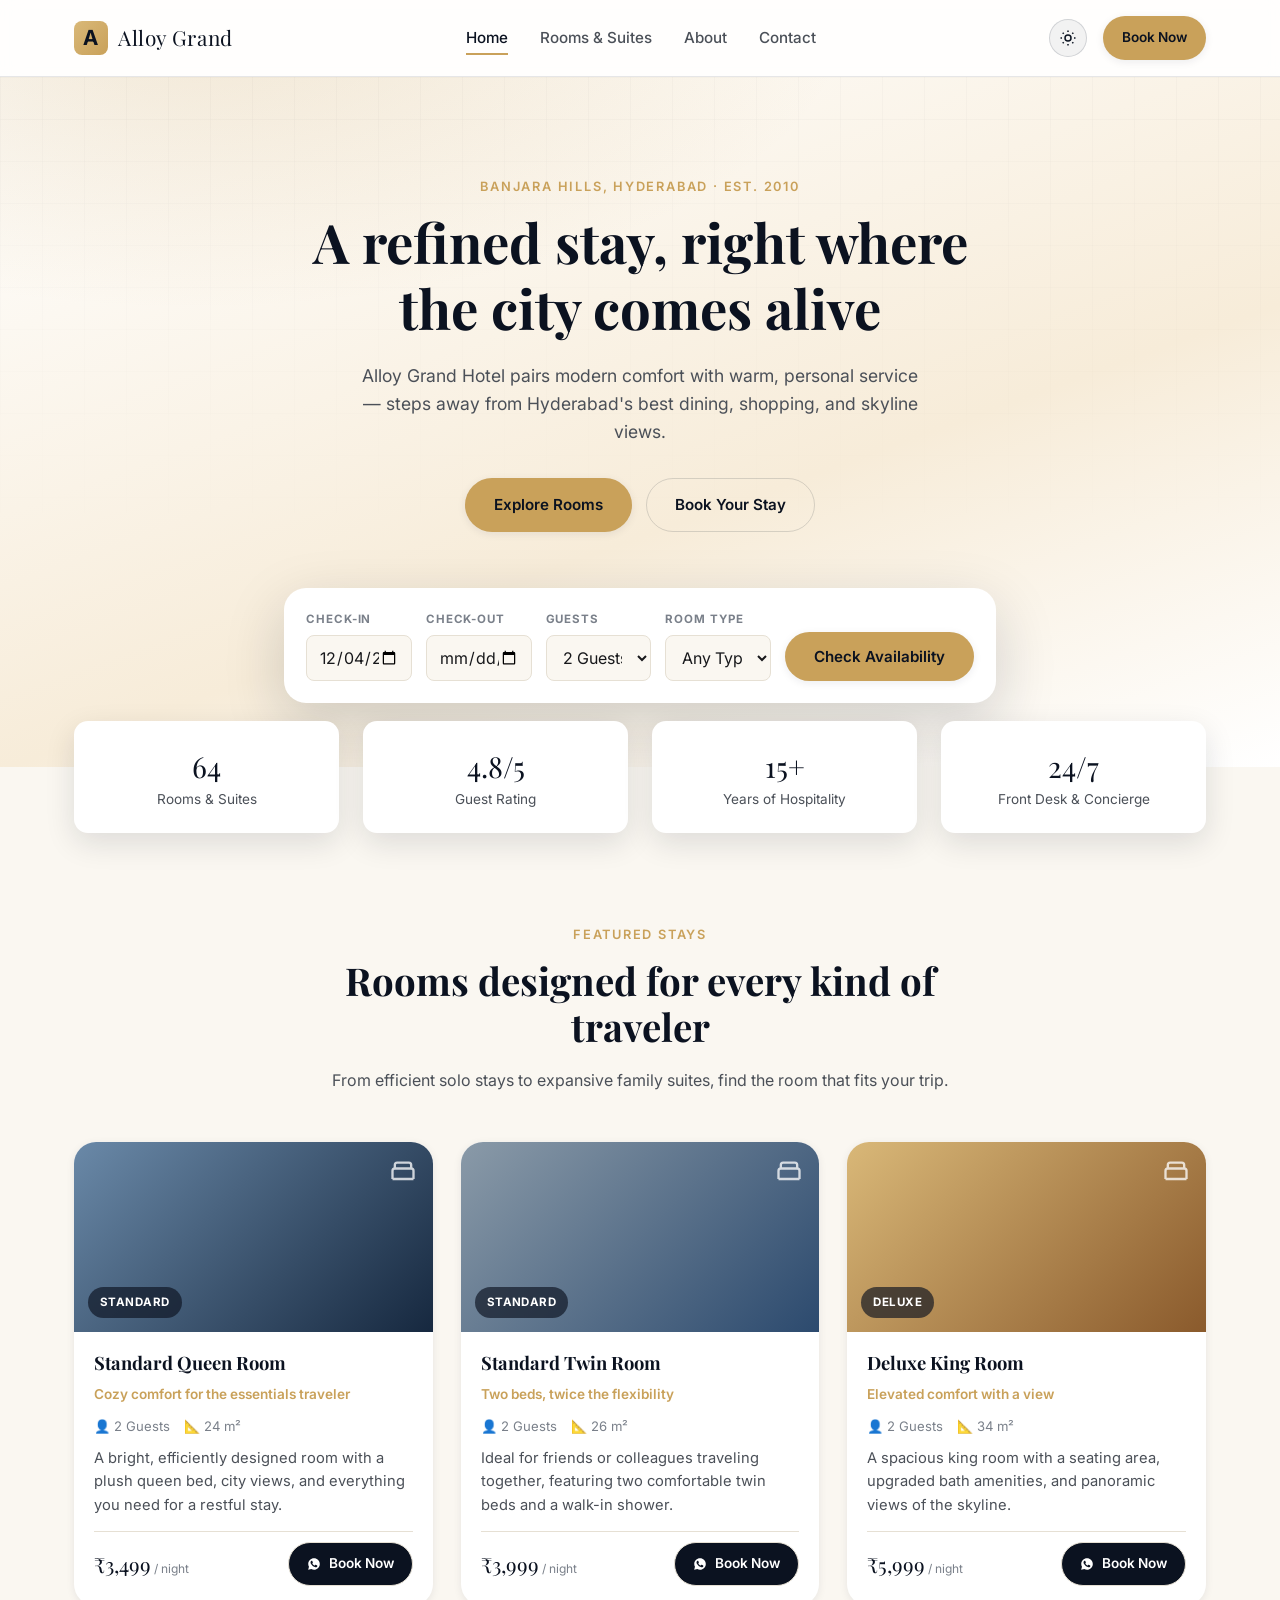
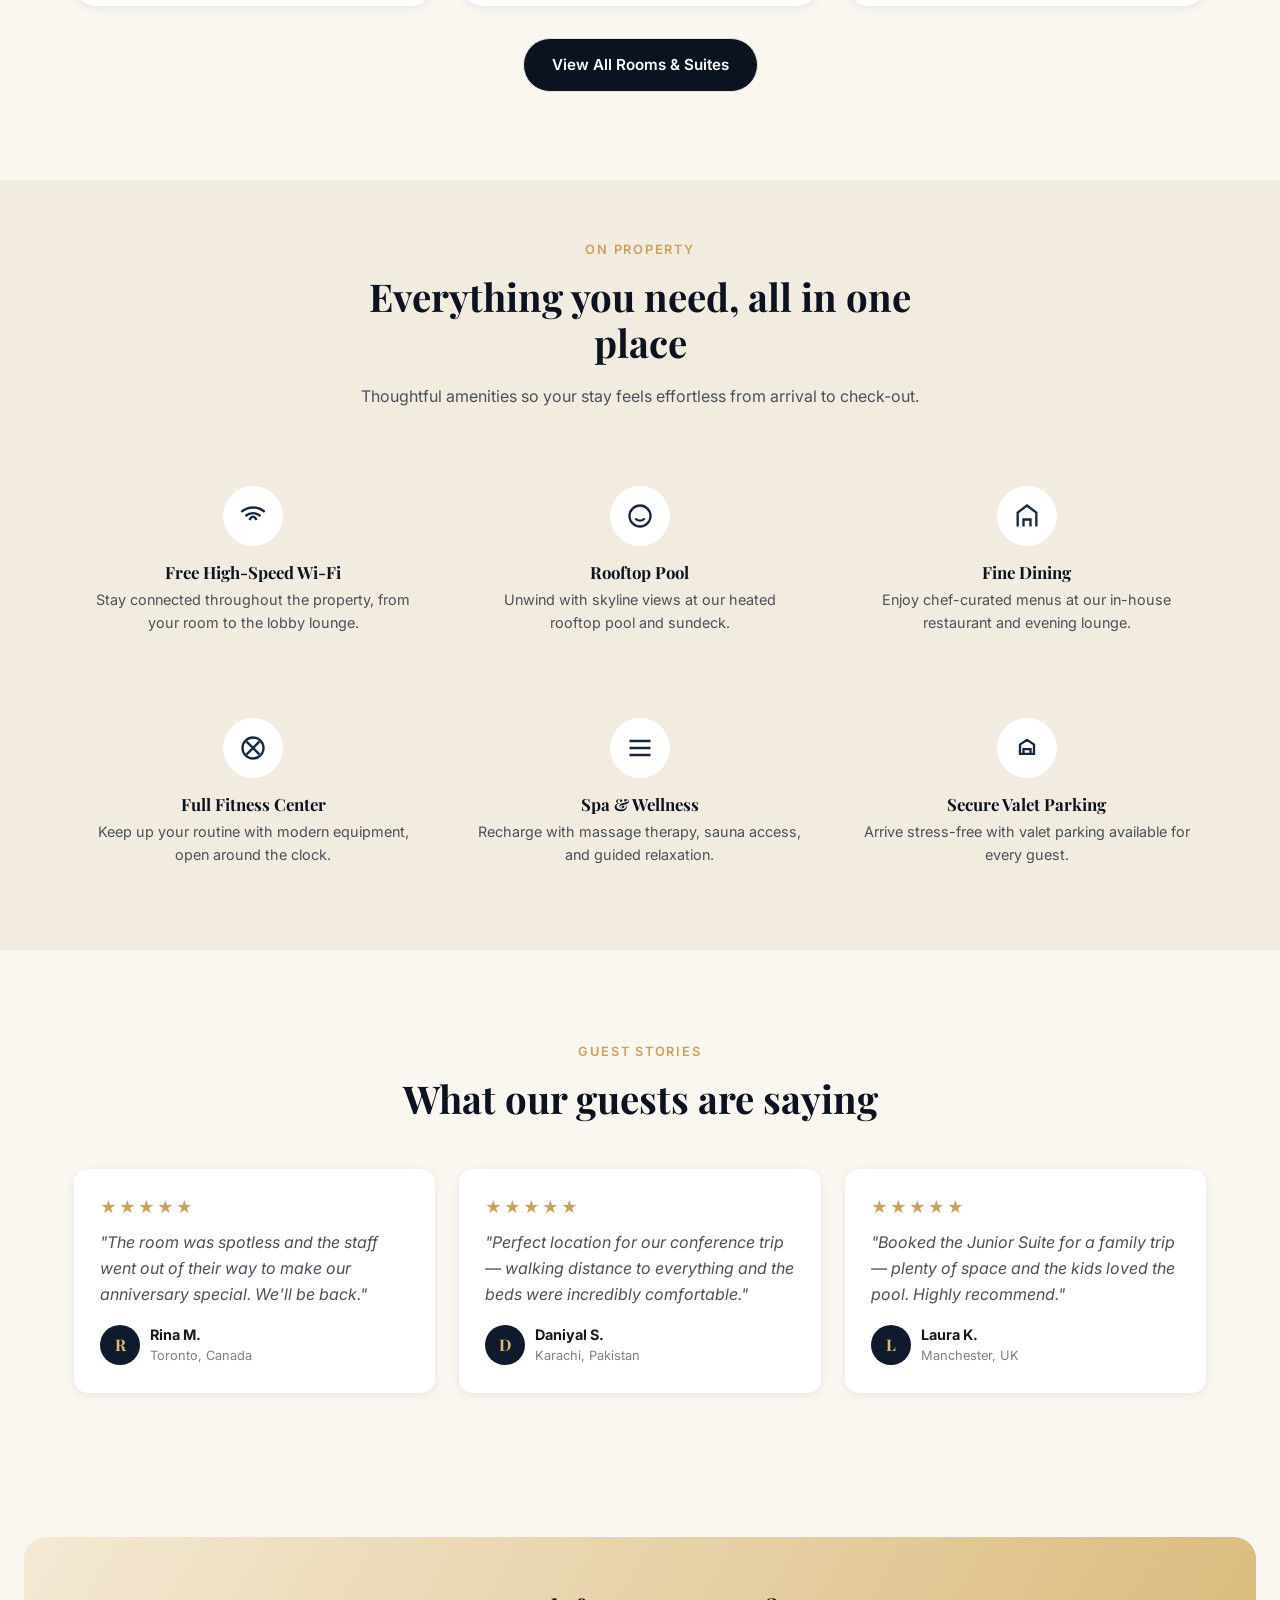
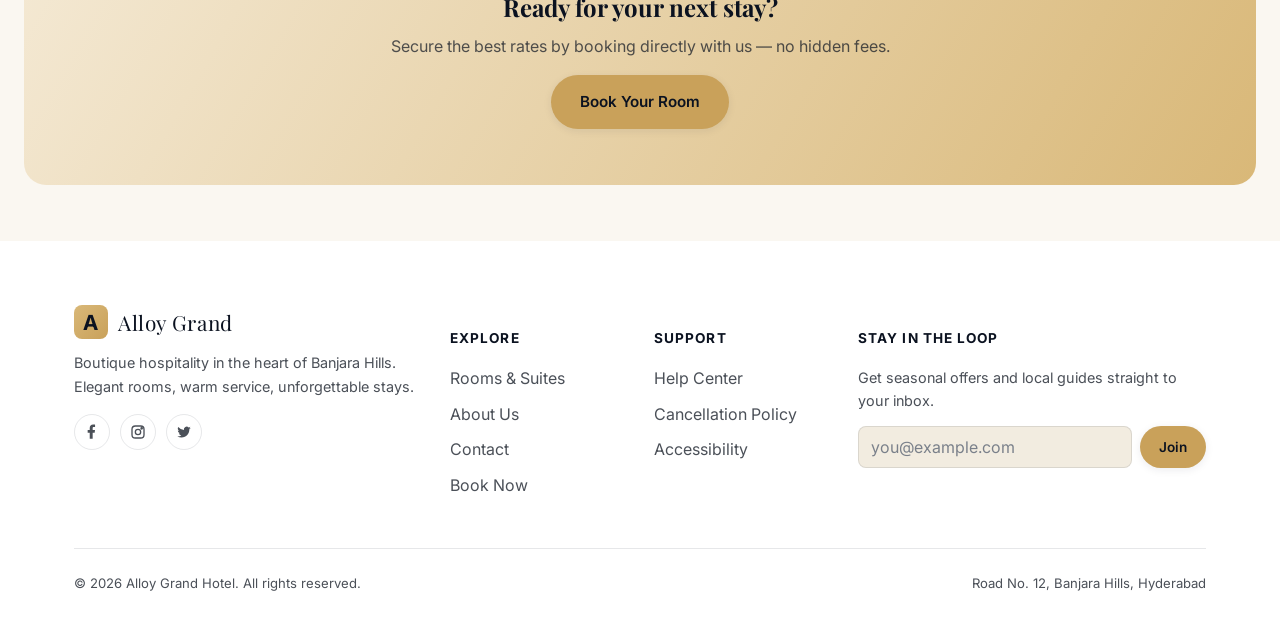
<file: index.html>
<!DOCTYPE html>
<html lang="en">
<head>
<meta charset="UTF-8" />
<meta name="viewport" content="width=device-width, initial-scale=1.0" />
<script>
(function () {
  try {
    var stored = localStorage.getItem("theme");
    var theme = stored || (window.matchMedia && window.matchMedia("(prefers-color-scheme: dark)").matches ? "dark" : "light");
    document.documentElement.setAttribute("data-theme", theme);
  } catch (e) {}
})();
</script>
<title>Alloy Grand Hotel — Boutique Comfort in the Heart of the City</title>
<meta name="description" content="Book your stay at Alloy Grand Hotel. Elegant rooms and suites, warm hospitality, and a prime Banjara Hills location in Hyderabad." />
<link rel="icon" href="data:image/svg+xml,<svg xmlns=%22http://www.w3.org/2000/svg%22 viewBox=%220 0 100 100%22><rect width=%22100%22 height=%22100%22 rx=%2220%22 fill=%22%230f1b2d%22/><text x=%2250%25%22 y=%2258%25%22 font-size=%2255%22 fill=%22%23c9a15a%22 text-anchor=%22middle%22 font-family=%22Georgia,serif%22>A</text></svg>" />
<link rel="preconnect" href="https://fonts.googleapis.com" />
<link rel="preconnect" href="https://fonts.gstatic.com" crossorigin />
<link href="https://fonts.googleapis.com/css2?family=Playfair+Display:wght@600;700&family=Inter:wght@400;500;600;700&display=swap" rel="stylesheet" />
<link rel="stylesheet" href="css/style.css" />
</head>
<body data-page="home">

<header class="site-header">
  <nav class="nav">
    <a href="/" class="brand"><span class="mark">A</span> <span data-cfg="shortName">Alloy Grand</span></a>
    <ul class="nav-links">
      <li><a href="/" data-page="home">Home</a></li>
      <li><a href="rooms" data-page="rooms">Rooms &amp; Suites</a></li>
      <li><a href="about" data-page="about">About</a></li>
      <li><a href="contact" data-page="contact">Contact</a></li>
    </ul>
    <div class="nav-actions">
      <button class="theme-toggle" id="theme-toggle" type="button" aria-label="Toggle dark mode">
        <svg class="icon-sun" viewBox="0 0 24 24" fill="none" stroke="currentColor" stroke-width="2"><circle cx="12" cy="12" r="4"/><path d="M12 2v2M12 20v2M4.9 4.9l1.4 1.4M17.7 17.7l1.4 1.4M2 12h2M20 12h2M4.9 19.1l1.4-1.4M17.7 6.3l1.4-1.4"/></svg>
        <svg class="icon-moon" viewBox="0 0 24 24" fill="none" stroke="currentColor" stroke-width="2"><path d="M21 12.8A9 9 0 1 1 11.2 3a7 7 0 0 0 9.8 9.8Z"/></svg>
      </button>
      <a href="booking" class="btn btn-primary btn-sm">Book Now</a>
      <button class="nav-toggle" aria-label="Toggle menu" aria-expanded="false">
        <svg viewBox="0 0 24 24" fill="none" stroke="currentColor" stroke-width="2"><path d="M3 6h18M3 12h18M3 18h18"/></svg>
      </button>
    </div>
  </nav>
</header>

<section class="hero">
  <div class="container hero-inner">
    <span class="eyebrow">Banjara Hills, Hyderabad · Est. 2010</span>
    <h1>A refined stay, right where the city comes alive</h1>
    <p class="lead">Alloy Grand Hotel pairs modern comfort with warm, personal service — steps away from Hyderabad's best dining, shopping, and skyline views.</p>
    <div class="hero-ctas">
      <a href="rooms" class="btn btn-primary">Explore Rooms</a>
      <a href="booking" class="btn btn-outline">Book Your Stay</a>
    </div>

    <form class="search-widget" id="search-widget">
      <div class="field">
        <label for="s-checkin">Check-in</label>
        <input type="date" id="s-checkin" name="checkin" required />
      </div>
      <div class="field">
        <label for="s-checkout">Check-out</label>
        <input type="date" id="s-checkout" name="checkout" required />
      </div>
      <div class="field">
        <label for="s-guests">Guests</label>
        <select id="s-guests" name="guests">
          <option value="1">1 Guest</option>
          <option value="2" selected>2 Guests</option>
          <option value="3">3 Guests</option>
          <option value="4">4 Guests</option>
        </select>
      </div>
      <div class="field">
        <label for="s-type">Room Type</label>
        <select id="s-type" name="type">
          <option value="">Any Type</option>
          <option value="Standard">Standard</option>
          <option value="Deluxe">Deluxe</option>
          <option value="Suite">Suite</option>
        </select>
      </div>
      <button type="submit" class="btn btn-primary">Check Availability</button>
    </form>
  </div>
</section>

<div class="container">
  <div class="stats">
    <div class="stat-card"><div class="num" data-cfg="stats.totalRooms">180+</div><div class="label">Rooms &amp; Suites</div></div>
    <div class="stat-card"><div class="num" data-cfg="stats.guestRating">4.8/5</div><div class="label">Guest Rating</div></div>
    <div class="stat-card"><div class="num" data-cfg="stats.yearsOpen">15+</div><div class="label">Years of Hospitality</div></div>
    <div class="stat-card"><div class="num">24/7</div><div class="label">Front Desk &amp; Concierge</div></div>
  </div>
</div>

<section class="section">
  <div class="container">
    <div class="section-head">
      <span class="eyebrow">Featured Stays</span>
      <h2>Rooms designed for every kind of traveler</h2>
      <p>From efficient solo stays to expansive family suites, find the room that fits your trip.</p>
    </div>
    <div class="room-grid" id="featured-rooms"></div>
    <div class="text-center mt-32">
      <a href="rooms" class="btn btn-dark">View All Rooms &amp; Suites</a>
    </div>
  </div>
</section>

<section class="section section-tight" style="background:var(--surface-alt);">
  <div class="container">
    <div class="section-head">
      <span class="eyebrow">On Property</span>
      <h2>Everything you need, all in one place</h2>
      <p>Thoughtful amenities so your stay feels effortless from arrival to check-out.</p>
    </div>
    <div class="icon-grid">
      <div class="icon-card">
        <div class="icon-wrap"><svg viewBox="0 0 24 24" fill="none" stroke="currentColor" stroke-width="2"><path d="M2 8.5a15 15 0 0 1 20 0M5.5 12a10 10 0 0 1 13 0M9 15.5a5 15 0 0 1 6 0M12 19h.01"/></svg></div>
        <h4>Free High-Speed Wi-Fi</h4>
        <p>Stay connected throughout the property, from your room to the lobby lounge.</p>
      </div>
      <div class="icon-card">
        <div class="icon-wrap"><svg viewBox="0 0 24 24" fill="none" stroke="currentColor" stroke-width="2"><circle cx="12" cy="12" r="9"/><path d="M8 14s1.5 2 4 2 4-2 4-2M9 9h.01M15 9h.01"/></svg></div>
        <h4>Rooftop Pool</h4>
        <p>Unwind with skyline views at our heated rooftop pool and sundeck.</p>
      </div>
      <div class="icon-card">
        <div class="icon-wrap"><svg viewBox="0 0 24 24" fill="none" stroke="currentColor" stroke-width="2"><path d="M4 21V9l8-6 8 6v12M9 21v-6h6v6"/></svg></div>
        <h4>Fine Dining</h4>
        <p>Enjoy chef-curated menus at our in-house restaurant and evening lounge.</p>
      </div>
      <div class="icon-card">
        <div class="icon-wrap"><svg viewBox="0 0 24 24" fill="none" stroke="currentColor" stroke-width="2"><path d="M6.5 6.5 17.5 17.5M6.5 17.5 17.5 6.5"/><circle cx="12" cy="12" r="9"/></svg></div>
        <h4>Full Fitness Center</h4>
        <p>Keep up your routine with modern equipment, open around the clock.</p>
      </div>
      <div class="icon-card">
        <div class="icon-wrap"><svg viewBox="0 0 24 24" fill="none" stroke="currentColor" stroke-width="2"><path d="M3 12h18M3 6h18M3 18h18"/></svg></div>
        <h4>Spa &amp; Wellness</h4>
        <p>Recharge with massage therapy, sauna access, and guided relaxation.</p>
      </div>
      <div class="icon-card">
        <div class="icon-wrap"><svg viewBox="0 0 24 24" fill="none" stroke="currentColor" stroke-width="2"><path d="M5 17h14M6 17V9l6-4 6 4v8M9 17v-4h6v4"/></svg></div>
        <h4>Secure Valet Parking</h4>
        <p>Arrive stress-free with valet parking available for every guest.</p>
      </div>
    </div>
  </div>
</section>

<section class="section">
  <div class="container">
    <div class="section-head">
      <span class="eyebrow">Guest Stories</span>
      <h2>What our guests are saying</h2>
    </div>
    <div class="testi-grid">
      <div class="testi-card">
        <div class="stars">★★★★★</div>
        <p>"The room was spotless and the staff went out of their way to make our anniversary special. We'll be back."</p>
        <div class="testi-person">
          <div class="testi-avatar">R</div>
          <div><div class="name">Rina M.</div><div class="loc">Toronto, Canada</div></div>
        </div>
      </div>
      <div class="testi-card">
        <div class="stars">★★★★★</div>
        <p>"Perfect location for our conference trip — walking distance to everything and the beds were incredibly comfortable."</p>
        <div class="testi-person">
          <div class="testi-avatar">D</div>
          <div><div class="name">Daniyal S.</div><div class="loc">Karachi, Pakistan</div></div>
        </div>
      </div>
      <div class="testi-card">
        <div class="stars">★★★★★</div>
        <p>"Booked the Junior Suite for a family trip — plenty of space and the kids loved the pool. Highly recommend."</p>
        <div class="testi-person">
          <div class="testi-avatar">L</div>
          <div><div class="name">Laura K.</div><div class="loc">Manchester, UK</div></div>
        </div>
      </div>
    </div>
  </div>
</section>

<section class="section-tight">
  <div class="cta-banner">
    <h2>Ready for your next stay?</h2>
    <p>Secure the best rates by booking directly with us — no hidden fees.</p>
    <a href="booking" class="btn btn-primary">Book Your Room</a>
  </div>
</section>

<footer class="site-footer">
  <div class="container">
    <div class="footer-grid">
      <div>
        <div class="brand"><span class="mark">A</span> <span data-cfg="shortName">Alloy Grand</span></div>
        <p data-cfg="tagline">Boutique hospitality in the heart of downtown. Elegant rooms, warm service, unforgettable stays.</p>
        <div class="social-row">
          <a href="#" aria-label="Facebook"><svg viewBox="0 0 24 24" fill="currentColor"><path d="M13 22v-9h3l.5-4H13V6.5c0-1.1.3-1.9 2-1.9h1.6V1.1C16.3 1 15 .9 13.5.9 10.6.9 8.6 2.7 8.6 6v3H5.5v4H8.6v9h4.4Z"/></svg></a>
          <a href="#" aria-label="Instagram"><svg viewBox="0 0 24 24" fill="none" stroke="currentColor" stroke-width="2"><rect x="3" y="3" width="18" height="18" rx="5"/><circle cx="12" cy="12" r="4"/><circle cx="17.5" cy="6.5" r="1"/></svg></a>
          <a href="#" aria-label="Twitter"><svg viewBox="0 0 24 24" fill="currentColor"><path d="M22 5.9c-.7.3-1.5.6-2.3.7.8-.5 1.5-1.3 1.8-2.3-.8.5-1.7.8-2.6 1a4.1 4.1 0 0 0-7 3.7A11.6 11.6 0 0 1 3.4 4.6a4.1 4.1 0 0 0 1.3 5.5c-.7 0-1.3-.2-1.9-.5v.1c0 2 1.4 3.6 3.3 4a4.2 4.2 0 0 1-1.9.1 4.1 4.1 0 0 0 3.8 2.9A8.3 8.3 0 0 1 2 18.4a11.6 11.6 0 0 0 6.3 1.8c7.5 0 11.7-6.3 11.7-11.7v-.5c.8-.6 1.5-1.3 2-2.1Z"/></svg></a>
        </div>
      </div>
      <div>
        <h5>Explore</h5>
        <ul class="footer-links">
          <li><a href="rooms">Rooms &amp; Suites</a></li>
          <li><a href="about">About Us</a></li>
          <li><a href="contact">Contact</a></li>
          <li><a href="booking">Book Now</a></li>
        </ul>
      </div>
      <div>
        <h5>Support</h5>
        <ul class="footer-links">
          <li><a href="contact">Help Center</a></li>
          <li><a href="contact">Cancellation Policy</a></li>
          <li><a href="contact">Accessibility</a></li>
        </ul>
      </div>
      <div>
        <h5>Stay in the Loop</h5>
        <p>Get seasonal offers and local guides straight to your inbox.</p>
        <form class="newsletter-form">
          <input type="email" placeholder="you@example.com" required />
          <button class="btn btn-primary btn-sm" type="submit">Join</button>
        </form>
      </div>
    </div>
    <div class="footer-bottom">
      <span>&copy; <span id="year"></span> <span data-cfg="fullName">Alloy Grand Hotel</span>. All rights reserved.</span>
      <span data-cfg="addressShort">123 Skyline Avenue, Downtown District</span>
    </div>
  </div>
</footer>

<script src="js/config.js"></script>
<script src="js/rooms-data.js"></script>
<script>
  const featured = ROOMS.slice(0, 3);
  document.getElementById("featured-rooms").innerHTML = featured.map(roomCardHTML).join("");

  function roomCardHTML(room) {
    const { checkin, checkout } = defaultBookingDates();
    const waLink = buildWhatsAppLink(room, checkin, checkout, 2);
    return `
      <div class="room-card">
        <div class="room-thumb ${room.theme}">
          <span class="badge">${room.type}</span>
          <svg viewBox="0 0 24 24" fill="none" stroke="currentColor" stroke-width="2"><path d="M3 18v-7a2 2 0 0 1 2-2h14a2 2 0 0 1 2 2v7M3 18h18M5 9V6a2 2 0 0 1 2-2h10a2 2 0 0 1 2 2v3"/></svg>
        </div>
        <div class="room-body">
          <h3>${room.name}</h3>
          <p class="room-tagline">${room.tagline}</p>
          <div class="room-meta">
            <span>👤 ${room.capacity} Guests</span>
            <span>📐 ${room.size} m²</span>
          </div>
          <p class="room-desc">${room.description}</p>
          <div class="room-footer">
            <div class="room-price">${formatCurrency(room.price)}<small> / night</small></div>
            <a href="${waLink}" target="_blank" rel="noopener" class="btn btn-dark btn-sm">
              <svg viewBox="0 0 24 24" fill="currentColor" width="14" height="14"><path d="M12.04 2C6.58 2 2.13 6.45 2.13 11.91c0 1.75.46 3.39 1.26 4.81L2 22l5.41-1.36a9.9 9.9 0 0 0 4.63 1.15h.01c5.46 0 9.9-4.45 9.9-9.91C21.95 6.45 17.5 2 12.04 2Zm5.8 14.15c-.24.68-1.2 1.28-1.98 1.44-.53.11-1.22.2-3.55-.76-2.98-1.24-4.9-4.26-5.05-4.46-.15-.2-1.2-1.6-1.2-3.05 0-1.45.75-2.16 1.03-2.45.24-.25.63-.36 1.01-.36.12 0 .23 0 .33.01.29.01.43.03.62.48.24.58.81 2.03.88 2.18.07.15.12.32.02.51-.09.2-.14.32-.28.49-.14.17-.29.38-.42.51-.14.14-.28.29-.12.57.16.28.71 1.18 1.53 1.91 1.05.94 1.94 1.23 2.22 1.37.28.14.44.12.61-.07.17-.19.71-.82.9-1.11.19-.28.38-.23.63-.14.26.09 1.64.78 1.92.92.28.14.46.21.53.33.07.12.07.68-.17 1.36Z"/></svg>
              Book Now
            </a>
          </div>
        </div>
      </div>`;
  }

  document.getElementById("search-widget").addEventListener("submit", (e) => {
    e.preventDefault();
    const data = new FormData(e.target);
    const params = new URLSearchParams();
    for (const [key, val] of data.entries()) if (val) params.set(key, val);
    window.location.href = `rooms?${params.toString()}`;
  });

  const today = new Date().toISOString().split("T")[0];
  document.getElementById("s-checkin").min = today;
  document.getElementById("s-checkin").value = today;
</script>
<script src="js/theme.js"></script>
<script src="js/main.js"></script>
</body>
</html>
</file>
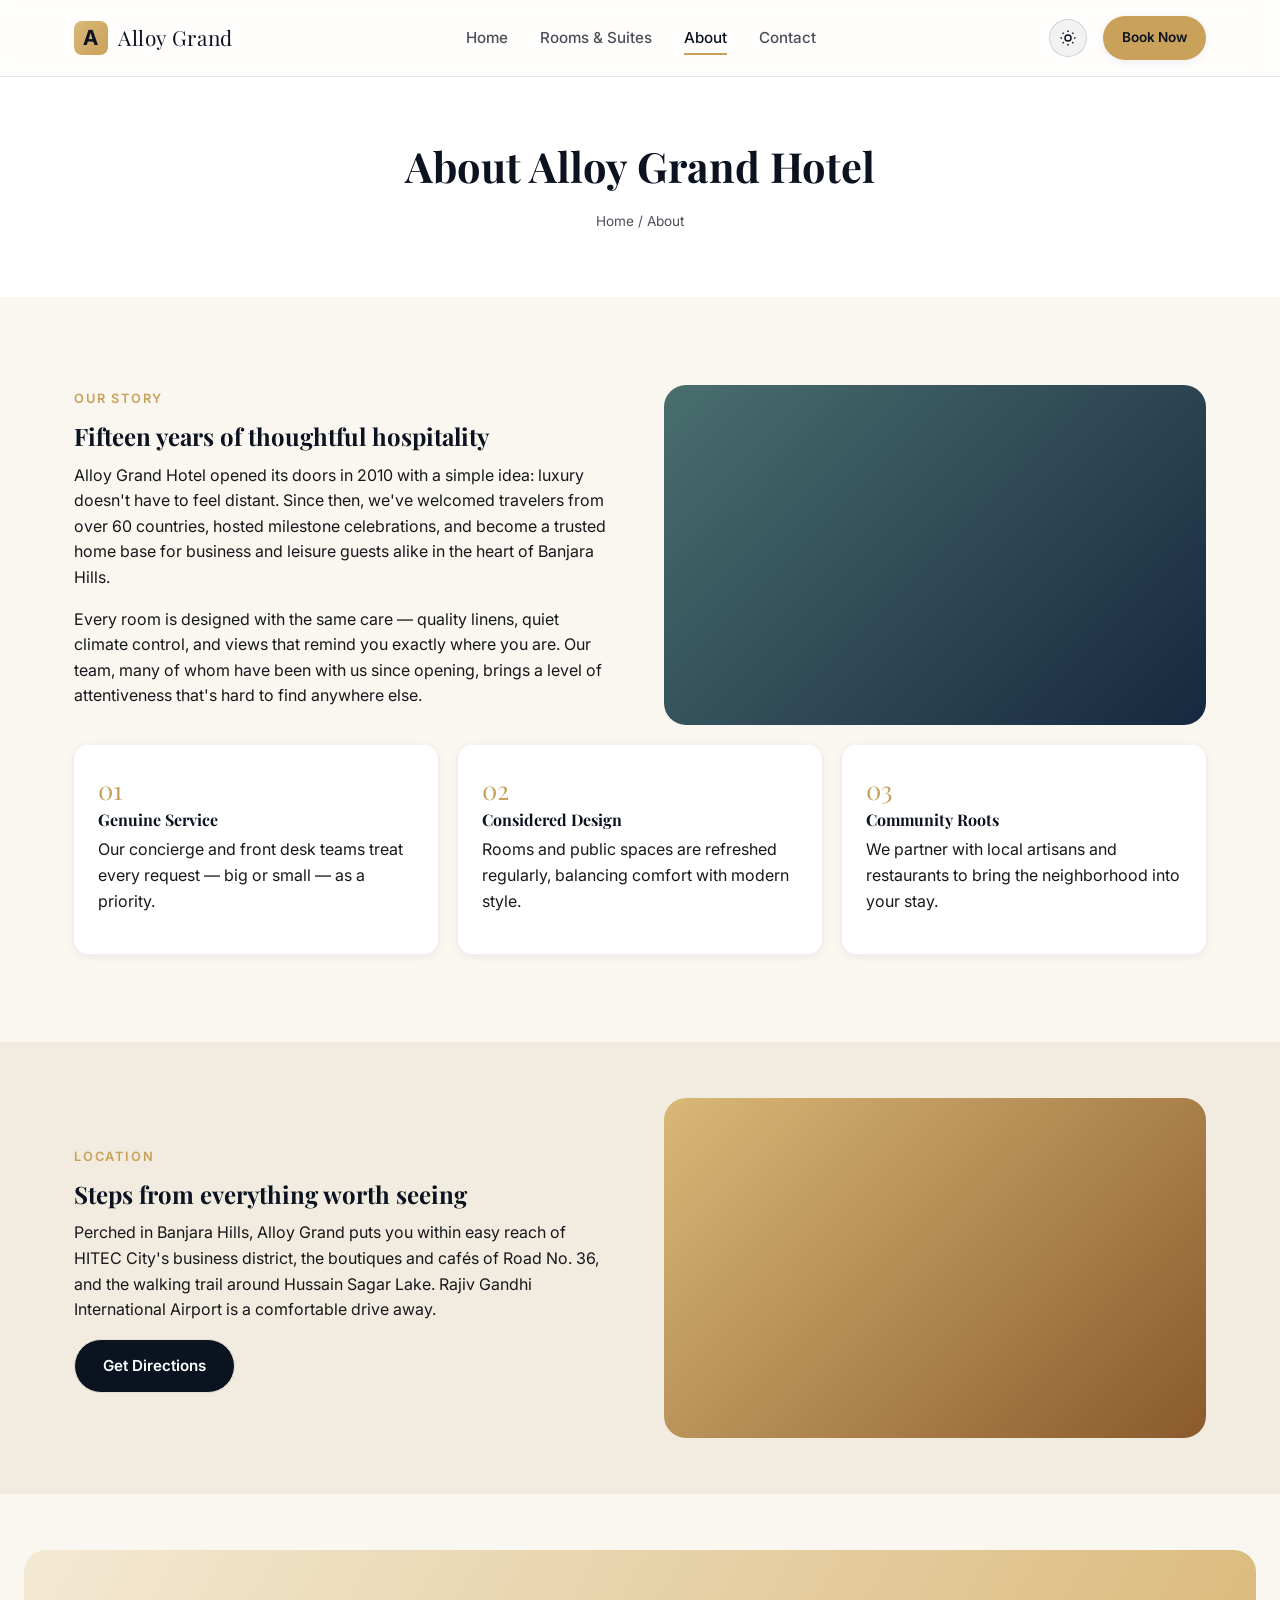
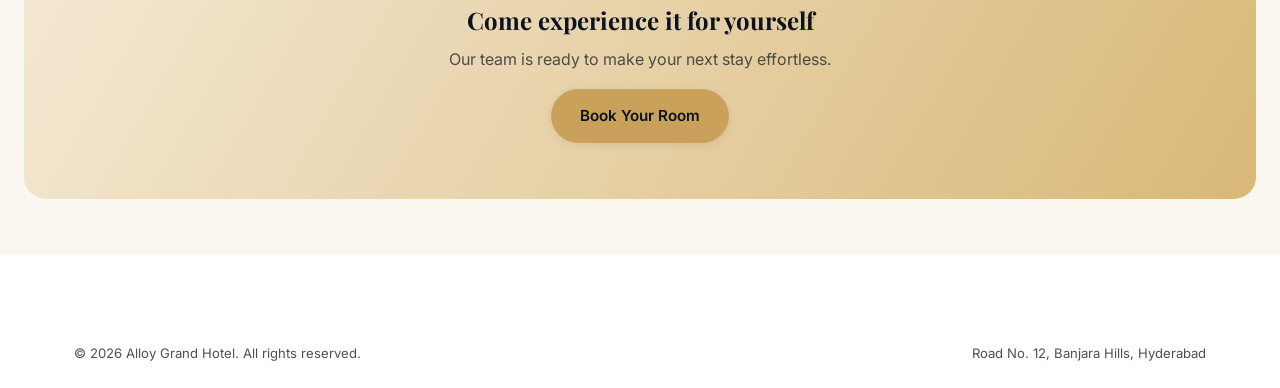
<file: about.html>
<!DOCTYPE html>
<html lang="en">
<head>
<meta charset="UTF-8" />
<meta name="viewport" content="width=device-width, initial-scale=1.0" />
<script>
(function () {
  try {
    var stored = localStorage.getItem("theme");
    var theme = stored || (window.matchMedia && window.matchMedia("(prefers-color-scheme: dark)").matches ? "dark" : "light");
    document.documentElement.setAttribute("data-theme", theme);
  } catch (e) {}
})();
</script>
<title>About Us — Alloy Grand Hotel</title>
<meta name="description" content="Learn about Alloy Grand Hotel's story, values, and commitment to warm, boutique hospitality." />
<link rel="icon" href="data:image/svg+xml,<svg xmlns=%22http://www.w3.org/2000/svg%22 viewBox=%220 0 100 100%22><rect width=%22100%22 height=%22100%22 rx=%2220%22 fill=%22%230f1b2d%22/><text x=%2250%25%22 y=%2258%25%22 font-size=%2255%22 fill=%22%23c9a15a%22 text-anchor=%22middle%22 font-family=%22Georgia,serif%22>A</text></svg>" />
<link rel="preconnect" href="https://fonts.googleapis.com" />
<link rel="preconnect" href="https://fonts.gstatic.com" crossorigin />
<link href="https://fonts.googleapis.com/css2?family=Playfair+Display:wght@600;700&family=Inter:wght@400;500;600;700&display=swap" rel="stylesheet" />
<link rel="stylesheet" href="css/style.css" />
</head>
<body data-page="about">

<header class="site-header">
  <nav class="nav">
    <a href="/" class="brand"><span class="mark">A</span> <span data-cfg="shortName">Alloy Grand</span></a>
    <ul class="nav-links">
      <li><a href="/" data-page="home">Home</a></li>
      <li><a href="rooms" data-page="rooms">Rooms &amp; Suites</a></li>
      <li><a href="about" data-page="about">About</a></li>
      <li><a href="contact" data-page="contact">Contact</a></li>
    </ul>
    <div class="nav-actions">
      <button class="theme-toggle" id="theme-toggle" type="button" aria-label="Toggle dark mode">
        <svg class="icon-sun" viewBox="0 0 24 24" fill="none" stroke="currentColor" stroke-width="2"><circle cx="12" cy="12" r="4"/><path d="M12 2v2M12 20v2M4.9 4.9l1.4 1.4M17.7 17.7l1.4 1.4M2 12h2M20 12h2M4.9 19.1l1.4-1.4M17.7 6.3l1.4-1.4"/></svg>
        <svg class="icon-moon" viewBox="0 0 24 24" fill="none" stroke="currentColor" stroke-width="2"><path d="M21 12.8A9 9 0 1 1 11.2 3a7 7 0 0 0 9.8 9.8Z"/></svg>
      </button>
      <a href="booking" class="btn btn-primary btn-sm">Book Now</a>
      <button class="nav-toggle" aria-label="Toggle menu" aria-expanded="false">
        <svg viewBox="0 0 24 24" fill="none" stroke="currentColor" stroke-width="2"><path d="M3 6h18M3 12h18M3 18h18"/></svg>
      </button>
    </div>
  </nav>
</header>

<section class="page-header">
  <div class="container">
    <h1>About Alloy Grand Hotel</h1>
    <div class="breadcrumb"><a href="/">Home</a> / About</div>
  </div>
</section>

<section class="section">
  <div class="container">
    <div class="split">
      <div>
        <span class="eyebrow">Our Story</span>
        <h2>Fifteen years of thoughtful hospitality</h2>
        <p><span data-cfg="fullName">Alloy Grand Hotel</span> opened its doors in 2010 with a simple idea: luxury doesn't have to feel distant. Since then, we've welcomed travelers from over 60 countries, hosted milestone celebrations, and become a trusted home base for business and leisure guests alike in the heart of Banjara Hills.</p>
        <p>Every room is designed with the same care — quality linens, quiet climate control, and views that remind you exactly where you are. Our team, many of whom have been with us since opening, brings a level of attentiveness that's hard to find anywhere else.</p>
      </div>
      <div class="visual grad-6"></div>
    </div>

    <div class="value-grid">
      <div class="value-card">
        <div class="num">01</div>
        <h4>Genuine Service</h4>
        <p>Our concierge and front desk teams treat every request — big or small — as a priority.</p>
      </div>
      <div class="value-card">
        <div class="num">02</div>
        <h4>Considered Design</h4>
        <p>Rooms and public spaces are refreshed regularly, balancing comfort with modern style.</p>
      </div>
      <div class="value-card">
        <div class="num">03</div>
        <h4>Community Roots</h4>
        <p>We partner with local artisans and restaurants to bring the neighborhood into your stay.</p>
      </div>
    </div>
  </div>
</section>

<section class="section section-tight" style="background:var(--surface-alt);">
  <div class="container">
    <div class="split">
      <div class="visual grad-3" style="order:2;"></div>
      <div>
        <span class="eyebrow">Location</span>
        <h2>Steps from everything worth seeing</h2>
        <p>Perched in Banjara Hills, Alloy Grand puts you within easy reach of HITEC City's business district, the boutiques and cafés of Road No. 36, and the walking trail around Hussain Sagar Lake. Rajiv Gandhi International Airport is a comfortable drive away.</p>
        <a href="contact" class="btn btn-dark">Get Directions</a>
      </div>
    </div>
  </div>
</section>

<section class="section-tight">
  <div class="cta-banner">
    <h2>Come experience it for yourself</h2>
    <p>Our team is ready to make your next stay effortless.</p>
    <a href="booking" class="btn btn-primary">Book Your Room</a>
  </div>
</section>

<footer class="site-footer">
  <div class="container">
    <div class="footer-bottom">
      <span>&copy; <span id="year"></span> <span data-cfg="fullName">Alloy Grand Hotel</span>. All rights reserved.</span>
      <span data-cfg="addressShort">123 Skyline Avenue, Downtown District</span>
    </div>
  </div>
</footer>

<script src="js/config.js"></script>
<script src="js/theme.js"></script>
<script src="js/main.js"></script>
</body>
</html>
</file>
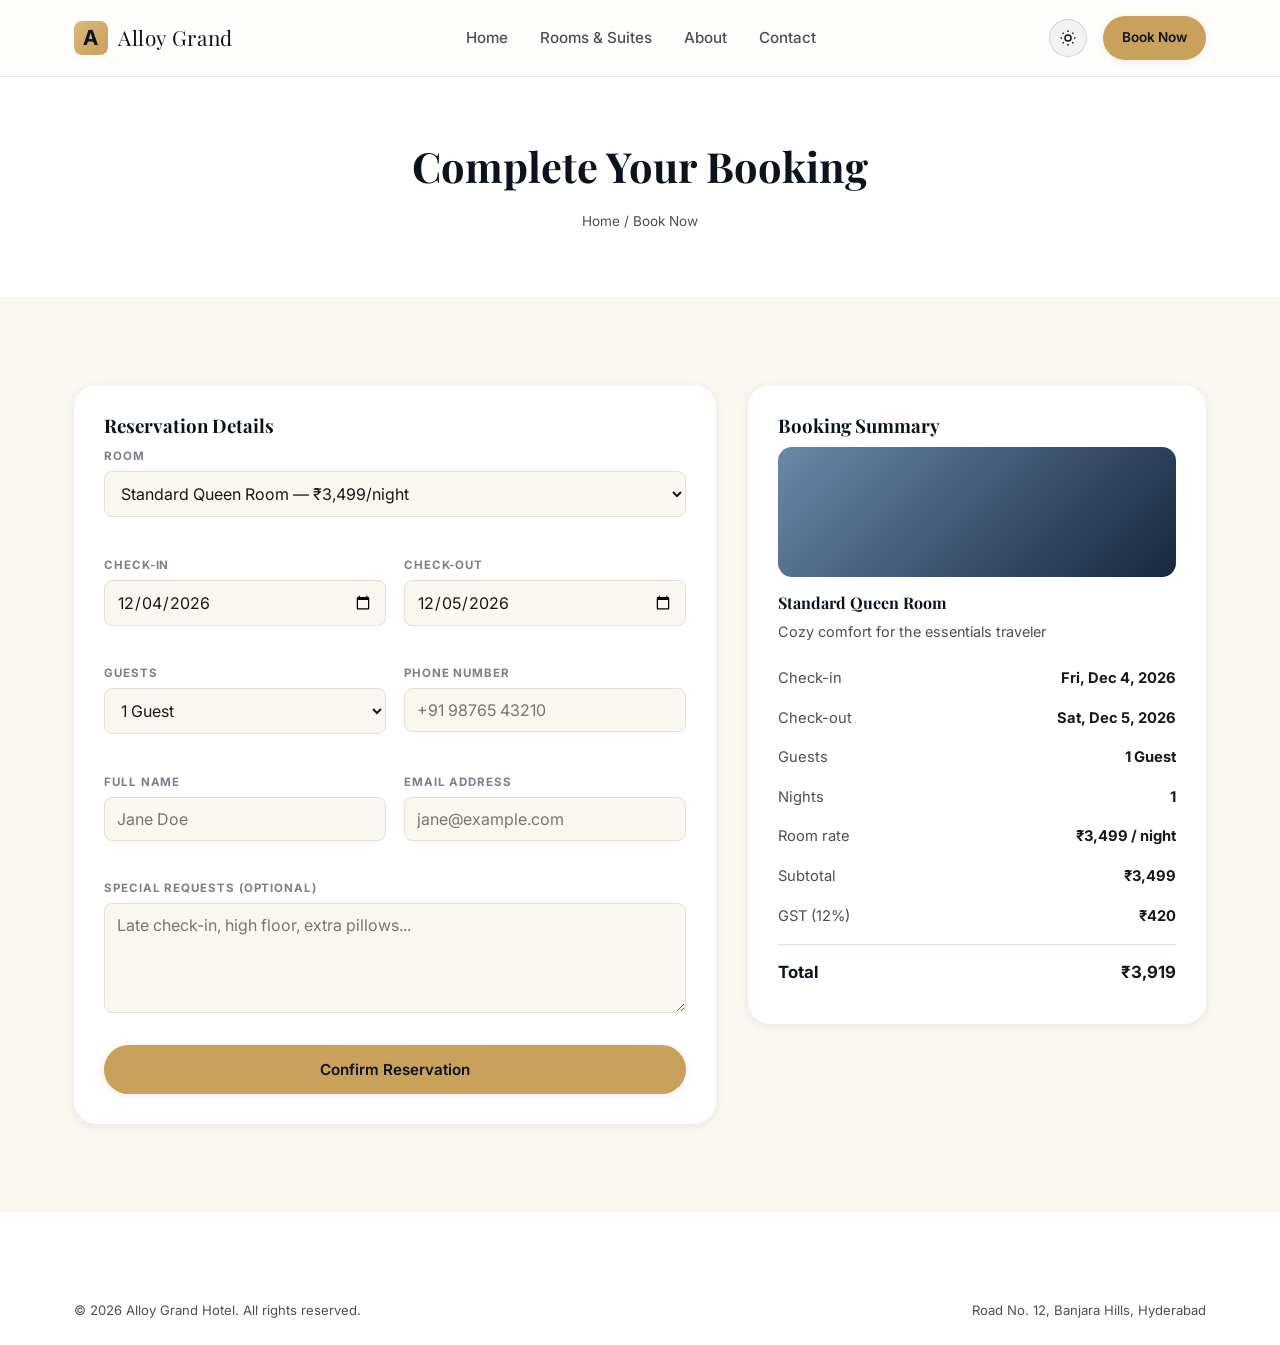
<file: booking.html>
<!DOCTYPE html>
<html lang="en">
<head>
<meta charset="UTF-8" />
<meta name="viewport" content="width=device-width, initial-scale=1.0" />
<script>
(function () {
  try {
    var stored = localStorage.getItem("theme");
    var theme = stored || (window.matchMedia && window.matchMedia("(prefers-color-scheme: dark)").matches ? "dark" : "light");
    document.documentElement.setAttribute("data-theme", theme);
  } catch (e) {}
})();
</script>
<title>Book Your Stay — Alloy Grand Hotel</title>
<meta name="description" content="Complete your reservation at Alloy Grand Hotel — pick your room, dates, and guest details." />
<link rel="icon" href="data:image/svg+xml,<svg xmlns=%22http://www.w3.org/2000/svg%22 viewBox=%220 0 100 100%22><rect width=%22100%22 height=%22100%22 rx=%2220%22 fill=%22%230f1b2d%22/><text x=%2250%25%22 y=%2258%25%22 font-size=%2255%22 fill=%22%23c9a15a%22 text-anchor=%22middle%22 font-family=%22Georgia,serif%22>A</text></svg>" />
<link rel="preconnect" href="https://fonts.googleapis.com" />
<link rel="preconnect" href="https://fonts.gstatic.com" crossorigin />
<link href="https://fonts.googleapis.com/css2?family=Playfair+Display:wght@600;700&family=Inter:wght@400;500;600;700&display=swap" rel="stylesheet" />
<link rel="stylesheet" href="css/style.css" />
</head>
<body data-page="booking">

<header class="site-header">
  <nav class="nav">
    <a href="/" class="brand"><span class="mark">A</span> <span data-cfg="shortName">Alloy Grand</span></a>
    <ul class="nav-links">
      <li><a href="/" data-page="home">Home</a></li>
      <li><a href="rooms" data-page="rooms">Rooms &amp; Suites</a></li>
      <li><a href="about" data-page="about">About</a></li>
      <li><a href="contact" data-page="contact">Contact</a></li>
    </ul>
    <div class="nav-actions">
      <button class="theme-toggle" id="theme-toggle" type="button" aria-label="Toggle dark mode">
        <svg class="icon-sun" viewBox="0 0 24 24" fill="none" stroke="currentColor" stroke-width="2"><circle cx="12" cy="12" r="4"/><path d="M12 2v2M12 20v2M4.9 4.9l1.4 1.4M17.7 17.7l1.4 1.4M2 12h2M20 12h2M4.9 19.1l1.4-1.4M17.7 6.3l1.4-1.4"/></svg>
        <svg class="icon-moon" viewBox="0 0 24 24" fill="none" stroke="currentColor" stroke-width="2"><path d="M21 12.8A9 9 0 1 1 11.2 3a7 7 0 0 0 9.8 9.8Z"/></svg>
      </button>
      <a href="booking" class="btn btn-primary btn-sm">Book Now</a>
      <button class="nav-toggle" aria-label="Toggle menu" aria-expanded="false">
        <svg viewBox="0 0 24 24" fill="none" stroke="currentColor" stroke-width="2"><path d="M3 6h18M3 12h18M3 18h18"/></svg>
      </button>
    </div>
  </nav>
</header>

<section class="page-header">
  <div class="container">
    <h1>Complete Your Booking</h1>
    <div class="breadcrumb"><a href="/">Home</a> / Book Now</div>
  </div>
</section>

<section class="section">
  <div class="container">
    <div class="booking-layout" id="booking-layout">

      <div class="card" id="form-card">
        <h3>Reservation Details</h3>
        <form id="booking-form" novalidate>
          <div class="form-grid">
            <div class="field full">
              <label for="room-select">Room</label>
              <select id="room-select" name="room" required></select>
              <div class="field-error" data-error-for="room"></div>
            </div>

            <div class="field">
              <label for="checkin">Check-in</label>
              <input type="date" id="checkin" name="checkin" required />
              <div class="field-error" data-error-for="checkin"></div>
            </div>
            <div class="field">
              <label for="checkout">Check-out</label>
              <input type="date" id="checkout" name="checkout" required />
              <div class="field-error" data-error-for="checkout"></div>
            </div>

            <div class="field">
              <label for="guests">Guests</label>
              <select id="guests" name="guests" required></select>
              <div class="field-error" data-error-for="guests"></div>
            </div>
            <div class="field">
              <label for="phone">Phone Number</label>
              <input type="tel" id="phone" name="phone" placeholder="+91 98765 43210" required />
              <div class="field-error" data-error-for="phone"></div>
            </div>

            <div class="field">
              <label for="fullname">Full Name</label>
              <input type="text" id="fullname" name="fullname" placeholder="Jane Doe" required />
              <div class="field-error" data-error-for="fullname"></div>
            </div>
            <div class="field">
              <label for="email">Email Address</label>
              <input type="email" id="email" name="email" placeholder="jane@example.com" required />
              <div class="field-error" data-error-for="email"></div>
            </div>

            <div class="field full">
              <label for="requests">Special Requests (optional)</label>
              <textarea id="requests" name="requests" placeholder="Late check-in, high floor, extra pillows..."></textarea>
            </div>
          </div>

          <button type="submit" class="btn btn-primary btn-block mt-32">Confirm Reservation</button>
        </form>
      </div>

      <div class="card summary-card" id="summary-card">
        <h3>Booking Summary</h3>
        <div class="summary-thumb" id="summary-thumb"></div>
        <h4 id="summary-room-name">—</h4>
        <p id="summary-room-tagline" style="color:var(--text-secondary); font-size:.9rem; margin-bottom:16px;"></p>
        <div class="summary-row"><span>Check-in</span><strong id="sum-checkin">—</strong></div>
        <div class="summary-row"><span>Check-out</span><strong id="sum-checkout">—</strong></div>
        <div class="summary-row"><span>Guests</span><strong id="sum-guests">—</strong></div>
        <div class="summary-row"><span>Nights</span><strong id="sum-nights">0</strong></div>
        <div class="summary-row"><span>Room rate</span><strong id="sum-rate">₹0 / night</strong></div>
        <div class="summary-row"><span>Subtotal</span><strong id="sum-subtotal">₹0</strong></div>
        <div class="summary-row"><span id="tax-label">GST (12%)</span><strong id="sum-tax">₹0</strong></div>
        <div class="summary-row total"><span>Total</span><strong id="sum-total">₹0</strong></div>
      </div>

      <div class="card confirmation hidden" id="confirmation-card">
        <div class="check"><svg viewBox="0 0 24 24" fill="none" stroke="currentColor" stroke-width="2.5"><path d="M20 6 9 17l-5-5"/></svg></div>
        <h2>Reservation Confirmed!</h2>
        <p style="color:var(--text-secondary);">A confirmation email will be sent to you shortly. Please save your reference number below.</p>
        <div class="ref" id="conf-ref">AH-000000</div>
        <div class="confirmation-details" id="conf-details"></div>
        <div style="display:flex; gap:12px; justify-content:center; flex-wrap:wrap;">
          <a href="/" class="btn btn-dark">Back to Home</a>
          <button class="btn btn-outline-surface" id="book-another">Book Another Room</button>
        </div>
      </div>

    </div>
  </div>
</section>

<footer class="site-footer">
  <div class="container">
    <div class="footer-bottom">
      <span>&copy; <span id="year"></span> <span data-cfg="fullName">Alloy Grand Hotel</span>. All rights reserved.</span>
      <span data-cfg="addressShort">123 Skyline Avenue, Downtown District</span>
    </div>
  </div>
</footer>

<script src="js/config.js"></script>
<script src="js/rooms-data.js"></script>
<script src="js/booking.js"></script>
<script src="js/theme.js"></script>
<script src="js/main.js"></script>
</body>
</html>
</file>
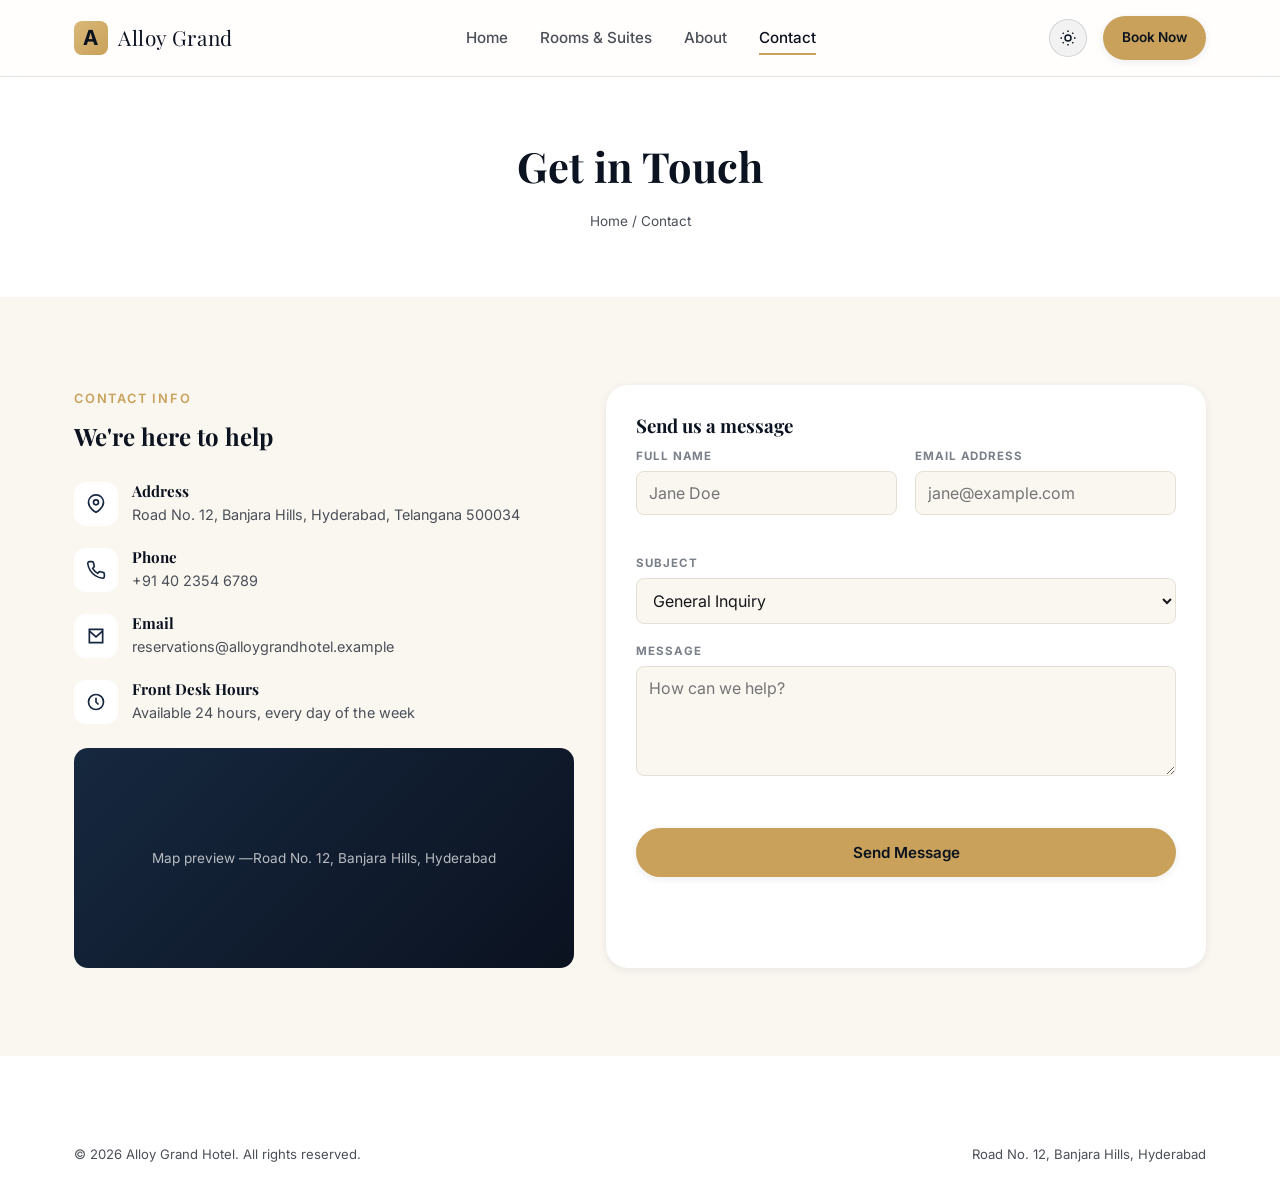
<file: contact.html>
<!DOCTYPE html>
<html lang="en">
<head>
<meta charset="UTF-8" />
<meta name="viewport" content="width=device-width, initial-scale=1.0" />
<script>
(function () {
  try {
    var stored = localStorage.getItem("theme");
    var theme = stored || (window.matchMedia && window.matchMedia("(prefers-color-scheme: dark)").matches ? "dark" : "light");
    document.documentElement.setAttribute("data-theme", theme);
  } catch (e) {}
})();
</script>
<title>Contact Us — Alloy Grand Hotel</title>
<meta name="description" content="Get in touch with Alloy Grand Hotel for reservations, questions, or special requests." />
<link rel="icon" href="data:image/svg+xml,<svg xmlns=%22http://www.w3.org/2000/svg%22 viewBox=%220 0 100 100%22><rect width=%22100%22 height=%22100%22 rx=%2220%22 fill=%22%230f1b2d%22/><text x=%2250%25%22 y=%2258%25%22 font-size=%2255%22 fill=%22%23c9a15a%22 text-anchor=%22middle%22 font-family=%22Georgia,serif%22>A</text></svg>" />
<link rel="preconnect" href="https://fonts.googleapis.com" />
<link rel="preconnect" href="https://fonts.gstatic.com" crossorigin />
<link href="https://fonts.googleapis.com/css2?family=Playfair+Display:wght@600;700&family=Inter:wght@400;500;600;700&display=swap" rel="stylesheet" />
<link rel="stylesheet" href="css/style.css" />
</head>
<body data-page="contact">

<header class="site-header">
  <nav class="nav">
    <a href="/" class="brand"><span class="mark">A</span> <span data-cfg="shortName">Alloy Grand</span></a>
    <ul class="nav-links">
      <li><a href="/" data-page="home">Home</a></li>
      <li><a href="rooms" data-page="rooms">Rooms &amp; Suites</a></li>
      <li><a href="about" data-page="about">About</a></li>
      <li><a href="contact" data-page="contact">Contact</a></li>
    </ul>
    <div class="nav-actions">
      <button class="theme-toggle" id="theme-toggle" type="button" aria-label="Toggle dark mode">
        <svg class="icon-sun" viewBox="0 0 24 24" fill="none" stroke="currentColor" stroke-width="2"><circle cx="12" cy="12" r="4"/><path d="M12 2v2M12 20v2M4.9 4.9l1.4 1.4M17.7 17.7l1.4 1.4M2 12h2M20 12h2M4.9 19.1l1.4-1.4M17.7 6.3l1.4-1.4"/></svg>
        <svg class="icon-moon" viewBox="0 0 24 24" fill="none" stroke="currentColor" stroke-width="2"><path d="M21 12.8A9 9 0 1 1 11.2 3a7 7 0 0 0 9.8 9.8Z"/></svg>
      </button>
      <a href="booking" class="btn btn-primary btn-sm">Book Now</a>
      <button class="nav-toggle" aria-label="Toggle menu" aria-expanded="false">
        <svg viewBox="0 0 24 24" fill="none" stroke="currentColor" stroke-width="2"><path d="M3 6h18M3 12h18M3 18h18"/></svg>
      </button>
    </div>
  </nav>
</header>

<section class="page-header">
  <div class="container">
    <h1>Get in Touch</h1>
    <div class="breadcrumb"><a href="/">Home</a> / Contact</div>
  </div>
</section>

<section class="section">
  <div class="container">
    <div class="contact-layout">
      <div>
        <span class="eyebrow">Contact Info</span>
        <h2>We're here to help</h2>
        <ul class="info-list mt-32">
          <li>
            <div class="icon-wrap"><svg viewBox="0 0 24 24" fill="none" stroke="currentColor" stroke-width="2"><path d="M21 10c0 7-9 12-9 12S3 17 3 10a9 9 0 0 1 18 0Z"/><circle cx="12" cy="10" r="3"/></svg></div>
            <div><h4>Address</h4><p data-cfg="addressFull">123 Skyline Avenue, Downtown District, Metro City 10001</p></div>
          </li>
          <li>
            <div class="icon-wrap"><svg viewBox="0 0 24 24" fill="none" stroke="currentColor" stroke-width="2"><path d="M22 16.9v3a2 2 0 0 1-2.2 2 19.8 19.8 0 0 1-8.6-3.1 19.5 19.5 0 0 1-6-6 19.8 19.8 0 0 1-3.1-8.6A2 2 0 0 1 4.1 2h3a2 2 0 0 1 2 1.7c.1.9.4 1.9.7 2.7a2 2 0 0 1-.4 2.2L8 10a16 16 0 0 0 6 6l1.4-1.4a2 2 0 0 1 2.2-.4c.9.3 1.8.6 2.7.7a2 2 0 0 1 1.7 2Z"/></svg></div>
            <div><h4>Phone</h4><p data-cfg="phone">+1 (555) 234-5678</p></div>
          </li>
          <li>
            <div class="icon-wrap"><svg viewBox="0 0 24 24" fill="none" stroke="currentColor" stroke-width="2"><path d="M4 4h16v16H4Z"/><path d="m4 6 8 7 8-7"/></svg></div>
            <div><h4>Email</h4><p data-cfg="email">reservations@alloygrandhotel.example</p></div>
          </li>
          <li>
            <div class="icon-wrap"><svg viewBox="0 0 24 24" fill="none" stroke="currentColor" stroke-width="2"><circle cx="12" cy="12" r="9"/><path d="M12 7v5l3 3"/></svg></div>
            <div><h4>Front Desk Hours</h4><p data-cfg="frontDeskHours">Available 24 hours, every day of the week</p></div>
          </li>
        </ul>
        <div class="map-placeholder">Map preview — <span data-cfg="addressShort">Skyline Avenue, Downtown District</span></div>
      </div>

      <div class="card">
        <h3>Send us a message</h3>
        <form id="contact-form" novalidate>
          <div class="form-grid">
            <div class="field">
              <label for="c-name">Full Name</label>
              <input type="text" id="c-name" name="name" placeholder="Jane Doe" required />
              <div class="field-error" data-error-for="name"></div>
            </div>
            <div class="field">
              <label for="c-email">Email Address</label>
              <input type="email" id="c-email" name="email" placeholder="jane@example.com" required />
              <div class="field-error" data-error-for="email"></div>
            </div>
            <div class="field full">
              <label for="c-subject">Subject</label>
              <select id="c-subject" name="subject">
                <option>General Inquiry</option>
                <option>Reservation Question</option>
                <option>Group / Event Booking</option>
                <option>Feedback</option>
              </select>
            </div>
            <div class="field full">
              <label for="c-message">Message</label>
              <textarea id="c-message" name="message" placeholder="How can we help?" required></textarea>
              <div class="field-error" data-error-for="message"></div>
            </div>
          </div>
          <button type="submit" class="btn btn-primary btn-block mt-32">Send Message</button>
          <p id="contact-success" class="hidden" style="color:var(--success-600); text-align:center; margin-top:16px; font-weight:600;">
            Thanks! Your message has been sent — we'll reply within 24 hours.
          </p>
        </form>
      </div>
    </div>
  </div>
</section>

<footer class="site-footer">
  <div class="container">
    <div class="footer-bottom">
      <span>&copy; <span id="year"></span> <span data-cfg="fullName">Alloy Grand Hotel</span>. All rights reserved.</span>
      <span data-cfg="addressShort">123 Skyline Avenue, Downtown District</span>
    </div>
  </div>
</footer>

<script src="js/config.js"></script>
<script src="js/contact.js"></script>
<script src="js/theme.js"></script>
<script src="js/main.js"></script>
</body>
</html>
</file>
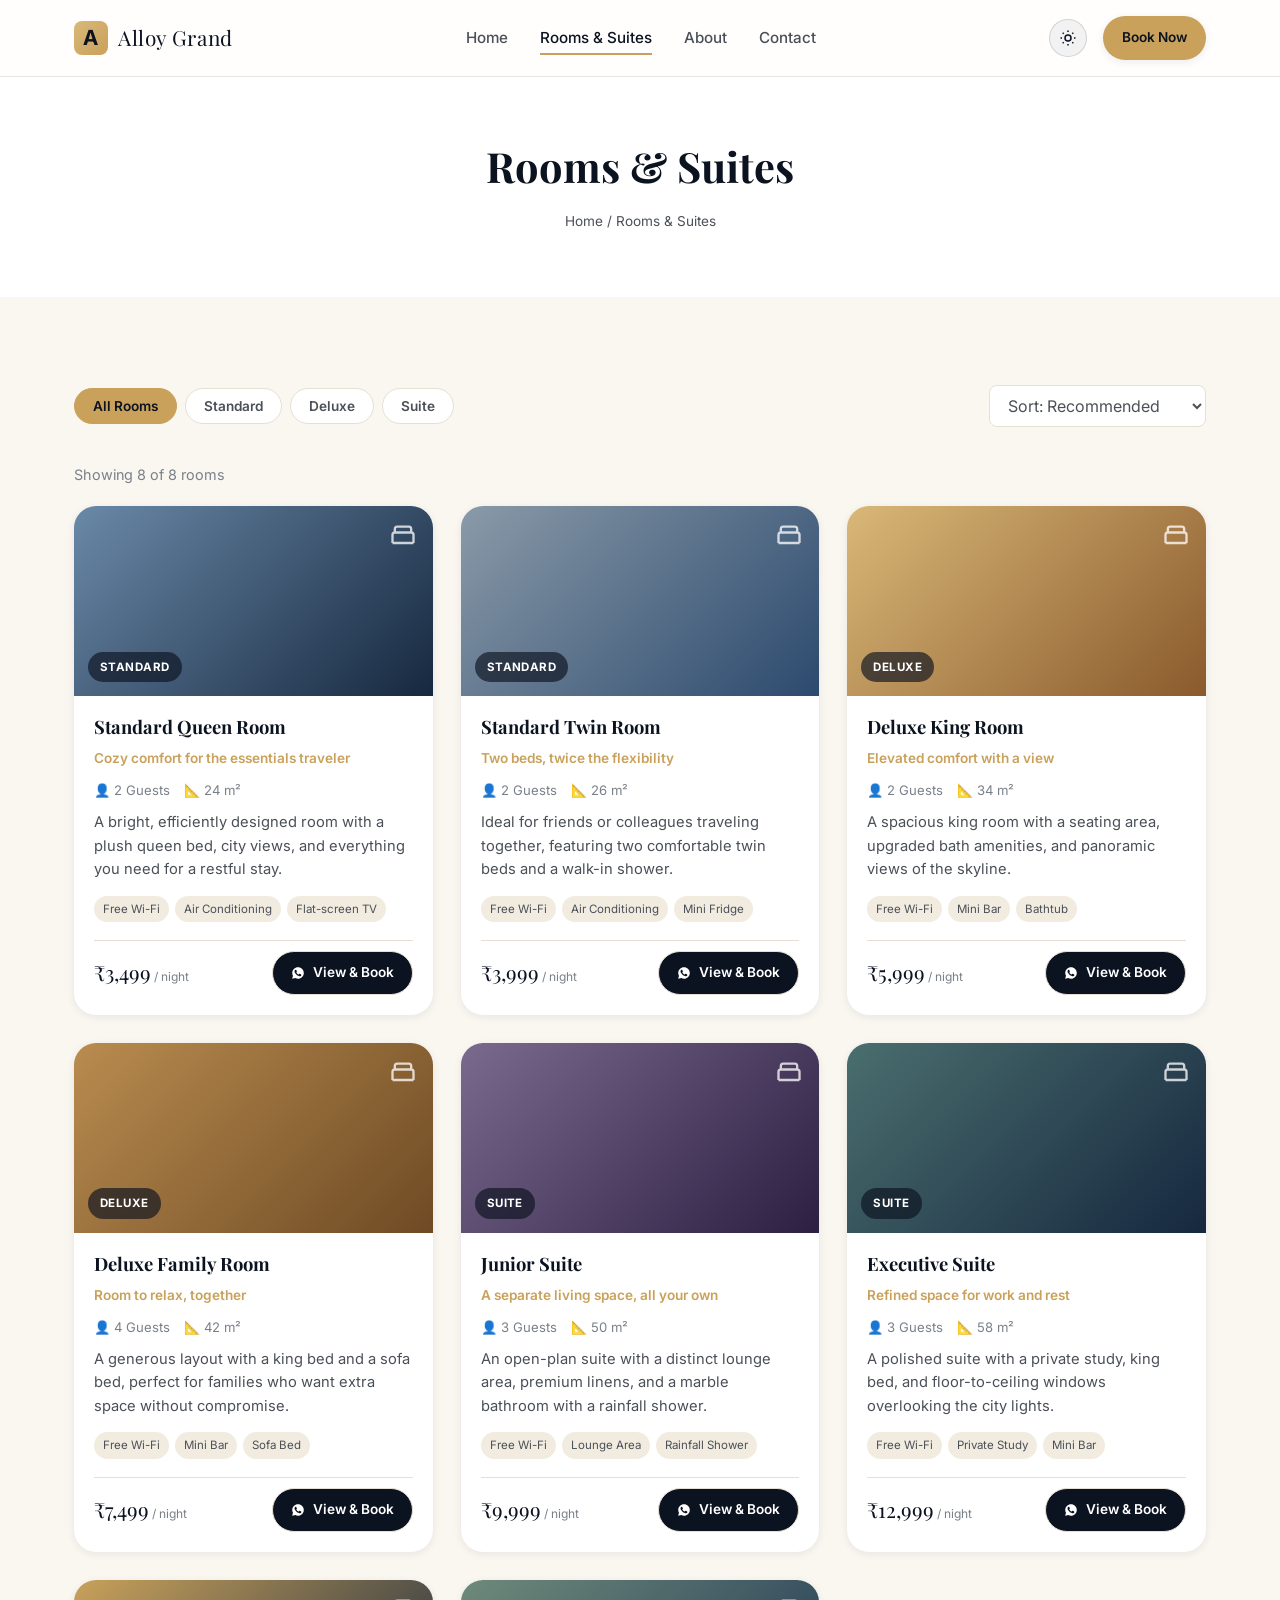
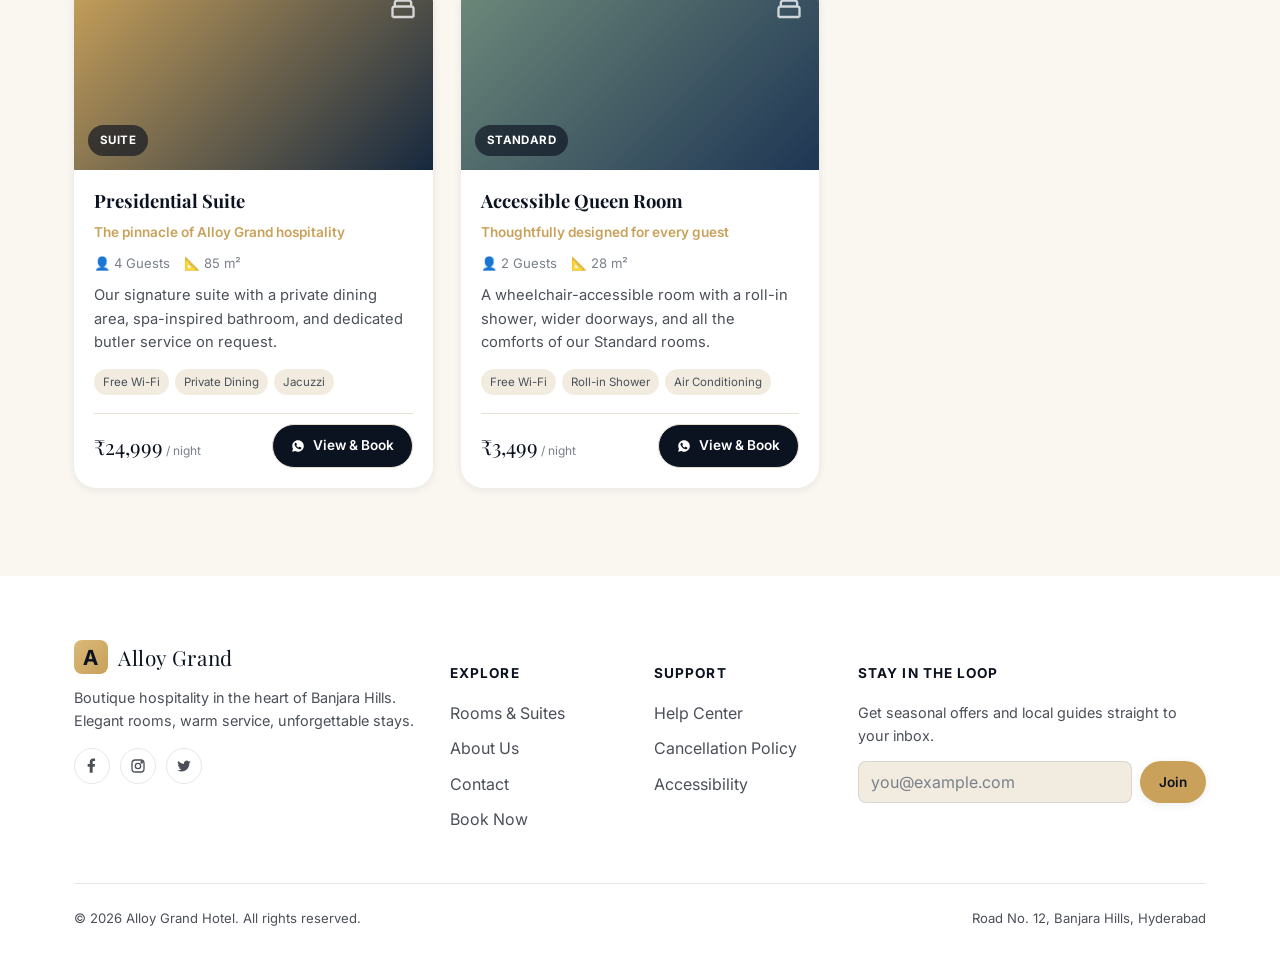
<file: rooms.html>
<!DOCTYPE html>
<html lang="en">
<head>
<meta charset="UTF-8" />
<meta name="viewport" content="width=device-width, initial-scale=1.0" />
<script>
(function () {
  try {
    var stored = localStorage.getItem("theme");
    var theme = stored || (window.matchMedia && window.matchMedia("(prefers-color-scheme: dark)").matches ? "dark" : "light");
    document.documentElement.setAttribute("data-theme", theme);
  } catch (e) {}
})();
</script>
<title>Rooms &amp; Suites — Alloy Grand Hotel</title>
<meta name="description" content="Browse Standard, Deluxe, and Suite rooms at Alloy Grand Hotel and book your ideal stay." />
<link rel="icon" href="data:image/svg+xml,<svg xmlns=%22http://www.w3.org/2000/svg%22 viewBox=%220 0 100 100%22><rect width=%22100%22 height=%22100%22 rx=%2220%22 fill=%22%230f1b2d%22/><text x=%2250%25%22 y=%2258%25%22 font-size=%2255%22 fill=%22%23c9a15a%22 text-anchor=%22middle%22 font-family=%22Georgia,serif%22>A</text></svg>" />
<link rel="preconnect" href="https://fonts.googleapis.com" />
<link rel="preconnect" href="https://fonts.gstatic.com" crossorigin />
<link href="https://fonts.googleapis.com/css2?family=Playfair+Display:wght@600;700&family=Inter:wght@400;500;600;700&display=swap" rel="stylesheet" />
<link rel="stylesheet" href="css/style.css" />
</head>
<body data-page="rooms">

<header class="site-header">
  <nav class="nav">
    <a href="/" class="brand"><span class="mark">A</span> <span data-cfg="shortName">Alloy Grand</span></a>
    <ul class="nav-links">
      <li><a href="/" data-page="home">Home</a></li>
      <li><a href="rooms" data-page="rooms">Rooms &amp; Suites</a></li>
      <li><a href="about" data-page="about">About</a></li>
      <li><a href="contact" data-page="contact">Contact</a></li>
    </ul>
    <div class="nav-actions">
      <button class="theme-toggle" id="theme-toggle" type="button" aria-label="Toggle dark mode">
        <svg class="icon-sun" viewBox="0 0 24 24" fill="none" stroke="currentColor" stroke-width="2"><circle cx="12" cy="12" r="4"/><path d="M12 2v2M12 20v2M4.9 4.9l1.4 1.4M17.7 17.7l1.4 1.4M2 12h2M20 12h2M4.9 19.1l1.4-1.4M17.7 6.3l1.4-1.4"/></svg>
        <svg class="icon-moon" viewBox="0 0 24 24" fill="none" stroke="currentColor" stroke-width="2"><path d="M21 12.8A9 9 0 1 1 11.2 3a7 7 0 0 0 9.8 9.8Z"/></svg>
      </button>
      <a href="booking" class="btn btn-primary btn-sm">Book Now</a>
      <button class="nav-toggle" aria-label="Toggle menu" aria-expanded="false">
        <svg viewBox="0 0 24 24" fill="none" stroke="currentColor" stroke-width="2"><path d="M3 6h18M3 12h18M3 18h18"/></svg>
      </button>
    </div>
  </nav>
</header>

<section class="page-header">
  <div class="container">
    <h1>Rooms &amp; Suites</h1>
    <div class="breadcrumb"><a href="/">Home</a> / Rooms &amp; Suites</div>
  </div>
</section>

<section class="section">
  <div class="container">
    <div class="filters">
      <div class="filter-pills" id="filter-pills">
        <button class="pill active" data-type="">All Rooms</button>
        <button class="pill" data-type="Standard">Standard</button>
        <button class="pill" data-type="Deluxe">Deluxe</button>
        <button class="pill" data-type="Suite">Suite</button>
      </div>
      <select class="sort-select" id="sort-select">
        <option value="default">Sort: Recommended</option>
        <option value="price-asc">Price: Low to High</option>
        <option value="price-desc">Price: High to Low</option>
        <option value="capacity">Capacity: Most Guests</option>
      </select>
    </div>
    <p id="result-count" style="color:var(--text-muted); font-size:.9rem; margin-bottom:20px;"></p>
    <div class="room-grid" id="room-grid"></div>
    <p id="empty-state" class="text-center hidden" style="color:var(--text-muted); padding:40px 0;">No rooms match these filters. Try a different combination.</p>
  </div>
</section>

<footer class="site-footer">
  <div class="container">
    <div class="footer-grid">
      <div>
        <div class="brand"><span class="mark">A</span> <span data-cfg="shortName">Alloy Grand</span></div>
        <p data-cfg="tagline">Boutique hospitality in the heart of downtown. Elegant rooms, warm service, unforgettable stays.</p>
        <div class="social-row">
          <a href="#" aria-label="Facebook"><svg viewBox="0 0 24 24" fill="currentColor"><path d="M13 22v-9h3l.5-4H13V6.5c0-1.1.3-1.9 2-1.9h1.6V1.1C16.3 1 15 .9 13.5.9 10.6.9 8.6 2.7 8.6 6v3H5.5v4H8.6v9h4.4Z"/></svg></a>
          <a href="#" aria-label="Instagram"><svg viewBox="0 0 24 24" fill="none" stroke="currentColor" stroke-width="2"><rect x="3" y="3" width="18" height="18" rx="5"/><circle cx="12" cy="12" r="4"/><circle cx="17.5" cy="6.5" r="1"/></svg></a>
          <a href="#" aria-label="Twitter"><svg viewBox="0 0 24 24" fill="currentColor"><path d="M22 5.9c-.7.3-1.5.6-2.3.7.8-.5 1.5-1.3 1.8-2.3-.8.5-1.7.8-2.6 1a4.1 4.1 0 0 0-7 3.7A11.6 11.6 0 0 1 3.4 4.6a4.1 4.1 0 0 0 1.3 5.5c-.7 0-1.3-.2-1.9-.5v.1c0 2 1.4 3.6 3.3 4a4.2 4.2 0 0 1-1.9.1 4.1 4.1 0 0 0 3.8 2.9A8.3 8.3 0 0 1 2 18.4a11.6 11.6 0 0 0 6.3 1.8c7.5 0 11.7-6.3 11.7-11.7v-.5c.8-.6 1.5-1.3 2-2.1Z"/></svg></a>
        </div>
      </div>
      <div>
        <h5>Explore</h5>
        <ul class="footer-links">
          <li><a href="rooms">Rooms &amp; Suites</a></li>
          <li><a href="about">About Us</a></li>
          <li><a href="contact">Contact</a></li>
          <li><a href="booking">Book Now</a></li>
        </ul>
      </div>
      <div>
        <h5>Support</h5>
        <ul class="footer-links">
          <li><a href="contact">Help Center</a></li>
          <li><a href="contact">Cancellation Policy</a></li>
          <li><a href="contact">Accessibility</a></li>
        </ul>
      </div>
      <div>
        <h5>Stay in the Loop</h5>
        <p>Get seasonal offers and local guides straight to your inbox.</p>
        <form class="newsletter-form">
          <input type="email" placeholder="you@example.com" required />
          <button class="btn btn-primary btn-sm" type="submit">Join</button>
        </form>
      </div>
    </div>
    <div class="footer-bottom">
      <span>&copy; <span id="year"></span> <span data-cfg="fullName">Alloy Grand Hotel</span>. All rights reserved.</span>
      <span data-cfg="addressShort">123 Skyline Avenue, Downtown District</span>
    </div>
  </div>
</footer>

<script src="js/config.js"></script>
<script src="js/rooms-data.js"></script>
<script src="js/rooms.js"></script>
<script src="js/theme.js"></script>
<script src="js/main.js"></script>
</body>
</html>
</file>
<file: css/style.css>
/* ---------- Design tokens ---------- */
:root {
  --navy-950: #0b1220;
  --navy-900: #0f1b2d;
  --navy-800: #16283f;
  --navy-700: #1f3654;
  --navy-600: #2c4a6e;
  --gold-500: #c9a15a;
  --gold-400: #d9b878;
  --gold-100: #f4e9d4;
  --cream-50: #faf7f1;
  --cream-100: #f2ece0;
  --ink-900: #17181b;
  --ink-600: #4b5058;
  --ink-400: #7a808a;
  --line-200: #e6e0d4;
  --white: #ffffff;
  --success-600: #1f7a4d;
  --danger-600: #b3392c;

  --radius-sm: 8px;
  --radius-md: 14px;
  --radius-lg: 22px;
  --shadow-sm: 0 2px 8px rgba(15, 27, 45, 0.08);
  --shadow-md: 0 10px 30px rgba(15, 27, 45, 0.12);
  --shadow-lg: 0 20px 60px rgba(15, 27, 45, 0.18);

  --font-display: "Playfair Display", Georgia, serif;
  --font-body: "Inter", -apple-system, BlinkMacSystemFont, "Segoe UI", sans-serif;

  --container: 1180px;

  /* Theme-aware content tokens (light default). */
  --page-bg: var(--cream-50);
  --surface: var(--white);
  --surface-alt: var(--cream-100);
  --text-heading: var(--navy-950);
  --text-body: var(--ink-900);
  --text-secondary: var(--ink-600);
  --text-muted: var(--ink-400);
  --border-subtle: var(--line-200);
  --icon-fg: var(--navy-800);

  /* Chrome tokens — header, hero, footer, page-header, cta-banner. Light
     mode uses soft white/cream tones with dark text; dark mode keeps the
     navy look these sections always had. */
  --chrome-bg: rgba(255, 255, 255, 0.85);
  --chrome-bg-solid: #ffffff;
  --chrome-grad-a: #ffffff;
  --chrome-grad-b: #f7ecd9;
  --chrome-grad-c: #ffffff;
  --chrome-text: var(--navy-950);
  --chrome-text-secondary: var(--ink-600);
  --chrome-text-muted: var(--ink-400);
  --chrome-border: rgba(15, 27, 45, 0.1);
  --chrome-input-bg: var(--cream-100);
  --chrome-control-bg: rgba(15, 27, 45, 0.05);
  --chrome-control-bg-hover: rgba(15, 27, 45, 0.1);
  --chrome-control-border: rgba(15, 27, 45, 0.15);
  --cta-grad-a: var(--gold-100);
  --cta-grad-b: var(--gold-400);
  --cta-text: var(--navy-950);
  --cta-text-secondary: rgba(11, 18, 32, 0.7);
  --chrome-grid-line: rgba(15, 27, 45, 0.04);
}

html[data-theme="dark"] {
  --page-bg: #0d1420;
  --surface: #17233b;
  --surface-alt: #0a0f1a;
  --text-heading: #f6f3ec;
  --text-body: #e3e0d8;
  --text-secondary: #a9aebc;
  --text-muted: #7c8494;
  --border-subtle: rgba(255, 255, 255, 0.1);
  --icon-fg: var(--gold-400);
  --danger-600: #ff8a75;
  --success-600: #4ade80;
  --shadow-sm: 0 2px 8px rgba(0, 0, 0, 0.4);
  --shadow-md: 0 10px 30px rgba(0, 0, 0, 0.5);
  --shadow-lg: 0 20px 60px rgba(0, 0, 0, 0.6);

  --chrome-bg: rgba(11, 18, 32, 0.92);
  --chrome-bg-solid: var(--navy-950);
  --chrome-grad-a: var(--navy-950);
  --chrome-grad-b: var(--navy-800);
  --chrome-grad-c: var(--navy-700);
  --chrome-text: var(--white);
  --chrome-text-secondary: rgba(255, 255, 255, 0.78);
  --chrome-text-muted: rgba(255, 255, 255, 0.4);
  --chrome-border: rgba(255, 255, 255, 0.08);
  --chrome-input-bg: rgba(255, 255, 255, 0.06);
  --chrome-control-bg: rgba(255, 255, 255, 0.06);
  --chrome-control-bg-hover: rgba(255, 255, 255, 0.14);
  --chrome-control-border: rgba(255, 255, 255, 0.18);
  --cta-grad-a: var(--navy-950);
  --cta-grad-b: var(--navy-700);
  --cta-text: var(--white);
  --cta-text-secondary: rgba(255, 255, 255, 0.75);
  --chrome-grid-line: rgba(255, 255, 255, 0.05);
}

/* ---------- Reset ---------- */
* , *::before, *::after { box-sizing: border-box; }
html { scroll-behavior: smooth; }
body {
  margin: 0;
  font-family: var(--font-body);
  color: var(--text-body);
  background: var(--page-bg);
  line-height: 1.6;
  -webkit-font-smoothing: antialiased;
}
img { max-width: 100%; display: block; }
a { color: inherit; text-decoration: none; }
ul { list-style: none; margin: 0; padding: 0; }
h1, h2, h3, h4 { font-family: var(--font-display); margin: 0 0 .5em; line-height: 1.2; color: var(--text-heading); }
p { margin: 0 0 1em; }
button { font-family: inherit; cursor: pointer; }
input, select, textarea { font-family: inherit; font-size: 1rem; }

.container {
  width: 100%;
  max-width: var(--container);
  margin: 0 auto;
  padding: 0 24px;
}

.section { padding: 88px 0; }
.section-tight { padding: 56px 0; }
.section-head { text-align: center; max-width: 640px; margin: 0 auto 48px; }
.eyebrow {
  display: inline-block;
  font-size: .8rem;
  letter-spacing: .14em;
  text-transform: uppercase;
  color: var(--gold-500);
  font-weight: 600;
  margin-bottom: 12px;
}
.section-head h2 { font-size: clamp(1.8rem, 3vw, 2.4rem); }
.section-head p { color: var(--text-secondary); margin-bottom: 0; }

/* ---------- Buttons ---------- */
.btn {
  display: inline-flex;
  align-items: center;
  justify-content: center;
  gap: 8px;
  padding: 14px 28px;
  border-radius: 999px;
  border: 1px solid transparent;
  font-weight: 600;
  font-size: .95rem;
  transition: transform .15s ease, box-shadow .15s ease, background .15s ease, color .15s ease;
  white-space: nowrap;
}
.btn:active { transform: translateY(1px); }
.btn-primary {
  background: var(--gold-500);
  color: var(--navy-950);
  box-shadow: var(--shadow-sm);
}
.btn-primary:hover { background: var(--gold-400); box-shadow: var(--shadow-md); }
.btn-outline {
  background: transparent;
  color: var(--chrome-text);
  border-color: var(--chrome-control-border);
}
.btn-outline:hover { background: var(--chrome-control-bg-hover); }
.btn-dark {
  background: var(--navy-950);
  color: var(--white);
  border-color: var(--border-subtle);
}
.btn-dark:hover { background: var(--navy-800); }
.btn-outline-surface {
  background: transparent;
  color: var(--text-heading);
  border-color: var(--border-subtle);
}
.btn-outline-surface:hover { background: var(--surface-alt); }
.btn-block { width: 100%; }
.btn-sm { padding: 10px 18px; font-size: .85rem; }
.btn[disabled] { opacity: .55; cursor: not-allowed; }

/* ---------- Theme toggle ---------- */
.theme-toggle {
  display: inline-flex;
  align-items: center;
  justify-content: center;
  width: 38px;
  height: 38px;
  flex-shrink: 0;
  border-radius: 50%;
  border: 1px solid var(--chrome-control-border);
  background: var(--chrome-control-bg);
  color: var(--chrome-text);
  transition: background .15s ease;
}
.theme-toggle:hover { background: var(--chrome-control-bg-hover); }
.theme-toggle svg { width: 18px; height: 18px; }
.theme-toggle .icon-moon { display: none; }
html[data-theme="dark"] .theme-toggle .icon-sun { display: none; }
html[data-theme="dark"] .theme-toggle .icon-moon { display: block; }

/* ---------- Header / nav ---------- */
.site-header {
  position: sticky;
  top: 0;
  z-index: 100;
  background: var(--chrome-bg);
  backdrop-filter: blur(10px);
  border-bottom: 1px solid var(--chrome-border);
}
.nav {
  display: flex;
  align-items: center;
  justify-content: space-between;
  padding: 16px 24px;
  max-width: var(--container);
  margin: 0 auto;
}
.brand {
  display: flex;
  align-items: center;
  gap: 10px;
  color: var(--chrome-text);
  font-family: var(--font-display);
  font-size: 1.3rem;
  letter-spacing: .03em;
}
.brand .mark {
  width: 34px; height: 34px;
  border-radius: 8px;
  background: linear-gradient(135deg, var(--gold-400), var(--gold-500));
  display: flex; align-items: center; justify-content: center;
  color: var(--navy-950);
  font-weight: 700;
  font-family: var(--font-body);
}
.nav-links {
  display: flex;
  align-items: center;
  gap: 32px;
}
.nav-links a {
  color: var(--chrome-text-secondary);
  font-size: .95rem;
  font-weight: 500;
  padding: 6px 0;
  border-bottom: 2px solid transparent;
  transition: color .15s ease, border-color .15s ease;
}
.nav-links a:hover, .nav-links a.active { color: var(--chrome-text); border-color: var(--gold-500); }
.nav-actions { display: flex; align-items: center; gap: 16px; }
.nav-toggle {
  display: none;
  background: none;
  border: none;
  padding: 6px;
  color: var(--chrome-text);
}
.nav-toggle svg { width: 26px; height: 26px; }

@media (max-width: 860px) {
  .nav-links {
    position: absolute;
    top: 100%;
    left: 0; right: 0;
    background: var(--chrome-bg-solid);
    flex-direction: column;
    align-items: flex-start;
    gap: 0;
    padding: 8px 24px 20px;
    display: none;
    border-bottom: 1px solid var(--chrome-border);
  }
  .nav-links.open { display: flex; }
  .nav-links a { width: 100%; padding: 12px 0; border-bottom: 1px solid var(--chrome-border); }
  .nav-toggle { display: inline-flex; }
  .nav-actions .btn-primary { display: none; }
}

/* ---------- Hero ---------- */
.hero {
  position: relative;
  background:
    radial-gradient(1100px 500px at 15% -10%, rgba(201,161,90,.25), transparent 60%),
    linear-gradient(160deg, var(--chrome-grad-a), var(--chrome-grad-b) 60%, var(--chrome-grad-c));
  color: var(--chrome-text);
  padding: 96px 0 64px;
  overflow: hidden;
}
.hero::after {
  content: "";
  position: absolute;
  inset: 0;
  background-image:
    linear-gradient(var(--chrome-grid-line) 1px, transparent 1px),
    linear-gradient(90deg, var(--chrome-grid-line) 1px, transparent 1px);
  background-size: 42px 42px;
  mask-image: linear-gradient(180deg, rgba(0,0,0,.5), transparent 70%);
  pointer-events: none;
}
.hero-inner { position: relative; z-index: 1; text-align: center; max-width: 760px; margin: 0 auto; }
.hero .eyebrow { color: var(--gold-500); }
html[data-theme="dark"] .hero .eyebrow { color: var(--gold-400); }
.hero h1 {
  color: var(--chrome-text);
  font-size: clamp(2.2rem, 5vw, 3.4rem);
  margin-bottom: .4em;
}
.hero p.lead {
  color: var(--chrome-text-secondary);
  font-size: 1.1rem;
  max-width: 560px;
  margin: 0 auto 32px;
}
.hero-ctas { display: flex; gap: 14px; justify-content: center; flex-wrap: wrap; margin-bottom: 56px; }

/* Search widget */
.search-widget {
  position: relative;
  z-index: 1;
  background: var(--surface);
  border-radius: var(--radius-lg);
  box-shadow: var(--shadow-lg);
  padding: 22px;
  display: grid;
  grid-template-columns: repeat(4, 1fr) auto;
  gap: 14px;
  align-items: end;
  text-align: left;
  max-width: 980px;
  margin: 0 auto;
}
.field { display: flex; flex-direction: column; gap: 6px; min-width: 0; }
.field label {
  font-size: .72rem;
  text-transform: uppercase;
  letter-spacing: .08em;
  color: var(--text-muted);
  font-weight: 700;
}
.field input, .field select {
  width: 100%;
  min-width: 0;
  border: 1px solid var(--border-subtle);
  border-radius: var(--radius-sm);
  padding: 11px 12px;
  color: var(--text-body);
  background: var(--page-bg);
}
.field input:focus, .field select:focus, textarea:focus {
  outline: none;
  border-color: var(--gold-500);
  box-shadow: 0 0 0 3px rgba(201,161,90,.2);
}
@media (max-width: 900px) {
  .search-widget { grid-template-columns: 1fr 1fr; }
  .search-widget .btn { grid-column: 1 / -1; }
}

/* ---------- Stats strip ---------- */
.stats {
  display: grid;
  grid-template-columns: repeat(4, 1fr);
  gap: 24px;
  margin-top: -46px;
  position: relative;
  z-index: 2;
}
.stat-card {
  background: var(--surface);
  border-radius: var(--radius-md);
  box-shadow: var(--shadow-md);
  padding: 22px;
  text-align: center;
}
.stat-card .num { font-family: var(--font-display); font-size: 1.8rem; color: var(--text-heading); }
.stat-card .label { color: var(--text-secondary); font-size: .85rem; }
@media (max-width: 760px) { .stats { grid-template-columns: 1fr 1fr; margin-top: 28px; } }

/* ---------- Room cards ---------- */
.room-grid {
  display: grid;
  grid-template-columns: repeat(3, 1fr);
  gap: 28px;
}
@media (max-width: 980px) { .room-grid { grid-template-columns: 1fr 1fr; } }
@media (max-width: 640px) { .room-grid { grid-template-columns: 1fr; } }

.room-card {
  background: var(--surface);
  border-radius: var(--radius-lg);
  overflow: hidden;
  box-shadow: var(--shadow-sm);
  transition: transform .2s ease, box-shadow .2s ease;
  display: flex;
  flex-direction: column;
}
.room-card:hover { transform: translateY(-6px); box-shadow: var(--shadow-md); }
.room-thumb {
  height: 190px;
  position: relative;
  display: flex;
  align-items: flex-end;
  padding: 14px;
}
.room-thumb .badge {
  background: rgba(11,18,32,.65);
  color: var(--white);
  font-size: .72rem;
  font-weight: 700;
  letter-spacing: .04em;
  text-transform: uppercase;
  padding: 6px 12px;
  border-radius: 999px;
}
.room-thumb svg { position: absolute; top: 16px; right: 16px; width: 28px; height: 28px; opacity: .85; color: rgba(255,255,255,.9); }
.room-body { padding: 20px; display: flex; flex-direction: column; gap: 10px; flex: 1; }
.room-body h3 { font-size: 1.15rem; margin-bottom: 0; }
.room-tagline { color: var(--gold-500); font-size: .85rem; font-weight: 600; margin: 0; }
.room-meta { display: flex; gap: 14px; color: var(--text-muted); font-size: .82rem; }
.room-meta span { display: flex; align-items: center; gap: 5px; }
.room-desc { color: var(--text-secondary); font-size: .92rem; margin-bottom: 4px; }
.amenity-tags { display: flex; flex-wrap: wrap; gap: 6px; margin-bottom: 8px; }
.amenity-tags span {
  font-size: .72rem;
  background: var(--surface-alt);
  color: var(--text-secondary);
  padding: 4px 9px;
  border-radius: 999px;
}
.room-footer {
  margin-top: auto;
  display: flex;
  align-items: center;
  justify-content: space-between;
  padding-top: 10px;
  border-top: 1px solid var(--border-subtle);
}
.room-price { font-family: var(--font-display); font-size: 1.3rem; color: var(--text-heading); }
.room-price small { font-family: var(--font-body); font-size: .75rem; color: var(--text-muted); font-weight: 400; }

/* gradient themes for room thumbnails */
.grad-1 { background: linear-gradient(135deg, #6a89a8, #16283f); }
.grad-2 { background: linear-gradient(135deg, #8a9aa8, #2c4a6e); }
.grad-3 { background: linear-gradient(135deg, #d9b878, #8a5a2c); }
.grad-4 { background: linear-gradient(135deg, #b98c4f, #6e4a24); }
.grad-5 { background: linear-gradient(135deg, #7a6a8e, #2c1f42); }
.grad-6 { background: linear-gradient(135deg, #4a6e6e, #16283f); }
.grad-7 { background: linear-gradient(135deg, #c9a15a, #16283f); }
.grad-8 { background: linear-gradient(135deg, #6e8a7a, #1f3654); }

/* ---------- Filters (rooms page) ---------- */
.filters {
  display: flex;
  flex-wrap: wrap;
  gap: 12px;
  align-items: center;
  justify-content: space-between;
  margin-bottom: 36px;
}
.filter-pills { display: flex; flex-wrap: wrap; gap: 8px; }
.pill {
  border: 1px solid var(--border-subtle);
  background: var(--surface);
  padding: 9px 18px;
  border-radius: 999px;
  font-size: .85rem;
  font-weight: 600;
  color: var(--text-secondary);
  transition: all .15s ease;
}
.pill.active, .pill:hover { background: var(--gold-500); color: var(--navy-950); border-color: var(--gold-500); }
.sort-select { border: 1px solid var(--border-subtle); border-radius: var(--radius-sm); padding: 9px 14px; background: var(--surface); color: var(--text-secondary); }

/* ---------- Amenities / icon grid ---------- */
.icon-grid {
  display: grid;
  grid-template-columns: repeat(3, 1fr);
  gap: 28px;
}
@media (max-width: 760px) { .icon-grid { grid-template-columns: 1fr 1fr; } }
.icon-card { text-align: center; padding: 28px 16px; }
.icon-card .icon-wrap {
  width: 60px; height: 60px;
  margin: 0 auto 16px;
  border-radius: 50%;
  background: var(--surface);
  display: flex; align-items: center; justify-content: center;
  color: var(--icon-fg);
}
.icon-card .icon-wrap svg { width: 28px; height: 28px; }
.icon-card h4 { font-size: 1.05rem; margin-bottom: 6px; }
.icon-card p { color: var(--text-secondary); font-size: .9rem; margin: 0; }

/* ---------- Testimonials ---------- */
.testi-grid { display: grid; grid-template-columns: repeat(3, 1fr); gap: 24px; }
@media (max-width: 900px) { .testi-grid { grid-template-columns: 1fr; } }
.testi-card {
  background: var(--surface);
  border-radius: var(--radius-md);
  padding: 26px;
  box-shadow: var(--shadow-sm);
}
.testi-card .stars { color: var(--gold-500); margin-bottom: 10px; letter-spacing: 2px; }
.testi-card p { color: var(--text-secondary); font-style: italic; }
.testi-person { display: flex; align-items: center; gap: 10px; margin-top: 14px; }
.testi-avatar {
  width: 40px; height: 40px; border-radius: 50%;
  display: flex; align-items: center; justify-content: center;
  background: var(--navy-900); color: var(--gold-400);
  font-weight: 700; font-family: var(--font-display);
}
.testi-person .name { font-weight: 700; font-size: .9rem; color: var(--text-body); }
.testi-person .loc { font-size: .8rem; color: var(--text-muted); }

/* ---------- CTA banner ---------- */
.cta-banner {
  background: linear-gradient(120deg, var(--cta-grad-a), var(--cta-grad-b));
  color: var(--cta-text);
  border-radius: var(--radius-lg);
  padding: 56px;
  text-align: center;
  margin: 0 24px;
}
.cta-banner h2 { color: var(--cta-text); }
.cta-banner p { color: var(--cta-text-secondary); }

/* ---------- Footer ---------- */
.site-footer { background: var(--chrome-bg-solid); color: var(--chrome-text-secondary); padding: 64px 0 24px; }
.footer-grid {
  display: grid;
  grid-template-columns: 2fr 1fr 1fr 1.3fr;
  gap: 32px;
  padding-bottom: 40px;
  border-bottom: 1px solid var(--chrome-border);
}
@media (max-width: 780px) { .footer-grid { grid-template-columns: 1fr 1fr; } }
@media (max-width: 540px) { .footer-grid { grid-template-columns: 1fr; } }
.footer-grid h5 { color: var(--chrome-text); font-size: .85rem; text-transform: uppercase; letter-spacing: .08em; margin-bottom: 16px; }
.footer-grid .brand { margin-bottom: 12px; }
.footer-grid p { font-size: .9rem; }
.footer-links li { margin-bottom: 10px; }
.footer-links a:hover { color: var(--gold-500); }
html[data-theme="dark"] .footer-links a:hover { color: var(--gold-400); }
.social-row { display: flex; gap: 10px; margin-top: 16px; }
.social-row a {
  width: 36px; height: 36px;
  border-radius: 50%;
  border: 1px solid var(--chrome-border);
  display: flex; align-items: center; justify-content: center;
}
.social-row a:hover { background: var(--gold-500); border-color: var(--gold-500); color: var(--navy-950); }
.social-row svg { width: 16px; height: 16px; }
.newsletter-form { display: flex; gap: 8px; margin-top: 8px; }
.newsletter-form input {
  flex: 1;
  min-width: 0;
  border: 1px solid var(--chrome-border);
  background: var(--chrome-input-bg);
  border-radius: var(--radius-sm);
  padding: 10px 12px;
  color: var(--chrome-text);
}
.newsletter-form input::placeholder { color: var(--chrome-text-muted); }
.footer-bottom {
  display: flex;
  justify-content: space-between;
  align-items: center;
  padding-top: 24px;
  font-size: .82rem;
  flex-wrap: wrap;
  gap: 10px;
}

/* ---------- Page header (inner pages) ---------- */
.page-header {
  background: linear-gradient(160deg, var(--chrome-grad-a), var(--chrome-grad-c));
  color: var(--chrome-text);
  padding: 64px 0;
  text-align: center;
}
.page-header h1 { color: var(--chrome-text); font-size: clamp(1.9rem, 4vw, 2.6rem); }
.breadcrumb { color: var(--chrome-text-secondary); font-size: .85rem; margin-top: 8px; }
.breadcrumb a:hover { color: var(--gold-500); }
html[data-theme="dark"] .breadcrumb a:hover { color: var(--gold-400); }

/* ---------- Booking page ---------- */
.booking-layout {
  display: grid;
  grid-template-columns: 1.4fr 1fr;
  gap: 32px;
  align-items: start;
}
@media (max-width: 900px) { .booking-layout { grid-template-columns: 1fr; } }
.card {
  background: var(--surface);
  border-radius: var(--radius-lg);
  box-shadow: var(--shadow-sm);
  padding: 30px;
}
.form-grid { display: grid; grid-template-columns: 1fr 1fr; gap: 18px; }
.form-grid .full { grid-column: 1 / -1; }
@media (max-width: 560px) { .form-grid { grid-template-columns: 1fr; } }
.field-error { color: var(--danger-600); font-size: .8rem; min-height: 1.1em; }
textarea {
  border: 1px solid var(--border-subtle);
  border-radius: var(--radius-sm);
  padding: 11px 12px;
  background: var(--page-bg);
  color: var(--text-body);
  width: 100%;
  resize: vertical;
  min-height: 110px;
}

.summary-card { position: sticky; top: 96px; }
.summary-thumb { height: 130px; border-radius: var(--radius-md); margin-bottom: 16px; }
.summary-row { display: flex; justify-content: space-between; padding: 8px 0; font-size: .92rem; color: var(--text-secondary); }
.summary-row.total { border-top: 1px solid var(--border-subtle); margin-top: 8px; padding-top: 14px; font-weight: 700; color: var(--text-heading); font-size: 1.05rem; }
.summary-row strong { color: var(--text-body); }

.confirmation {
  text-align: center;
  padding: 40px 20px;
}
.confirmation .check {
  width: 72px; height: 72px;
  border-radius: 50%;
  background: rgba(31,122,77,.12);
  color: var(--success-600);
  display: flex; align-items: center; justify-content: center;
  margin: 0 auto 20px;
}
.confirmation .check svg { width: 34px; height: 34px; }
.confirmation .ref {
  display: inline-block;
  background: var(--surface-alt);
  color: var(--text-heading);
  padding: 8px 18px;
  border-radius: 999px;
  font-family: var(--font-display);
  font-size: 1.1rem;
  margin: 10px 0 20px;
  letter-spacing: .05em;
}
.confirmation-details {
  text-align: left;
  max-width: 420px;
  margin: 0 auto 28px;
  background: var(--page-bg);
  border-radius: var(--radius-md);
  padding: 20px 24px;
}
.confirmation-details .summary-row { color: var(--text-secondary); }

/* ---------- About / contact ---------- */
.split {
  display: grid;
  grid-template-columns: 1fr 1fr;
  gap: 48px;
  align-items: center;
}
@media (max-width: 860px) { .split { grid-template-columns: 1fr; } }
.split .visual {
  border-radius: var(--radius-lg);
  min-height: 340px;
  position: relative;
  overflow: hidden;
}
.value-grid { display: grid; grid-template-columns: repeat(3, 1fr); gap: 20px; margin-top: 20px; }
@media (max-width: 760px) { .value-grid { grid-template-columns: 1fr; } }
.value-card { background: var(--surface); border-radius: var(--radius-md); padding: 24px; box-shadow: var(--shadow-sm); }
.value-card .num { font-family: var(--font-display); color: var(--gold-500); font-size: 1.6rem; }

.contact-layout { display: grid; grid-template-columns: 1fr 1.2fr; gap: 32px; }
@media (max-width: 860px) { .contact-layout { grid-template-columns: 1fr; } }
.info-list li { display: flex; gap: 14px; margin-bottom: 22px; }
.info-list .icon-wrap {
  width: 44px; height: 44px; flex-shrink: 0;
  border-radius: 12px;
  background: var(--surface);
  display: flex; align-items: center; justify-content: center;
  color: var(--icon-fg);
}
.info-list .icon-wrap svg { width: 20px; height: 20px; }
.info-list h4 { margin-bottom: 2px; font-size: .95rem; }
.info-list p { margin: 0; color: var(--text-secondary); font-size: .9rem; }
.map-placeholder {
  height: 220px;
  border-radius: var(--radius-md);
  background: linear-gradient(135deg, var(--navy-800), var(--navy-950));
  display: flex; align-items: center; justify-content: center;
  color: rgba(255,255,255,.7);
  font-size: .85rem;
  margin-top: 24px;
}

/* ---------- Utility ---------- */
.text-center { text-align: center; }
.mt-32 { margin-top: 32px; }
.hidden { display: none !important; }
.toast {
  position: fixed;
  bottom: 24px;
  right: 24px;
  background: var(--navy-950);
  color: var(--white);
  padding: 14px 22px;
  border-radius: var(--radius-sm);
  box-shadow: var(--shadow-md);
  font-size: .9rem;
  transform: translateY(20px);
  opacity: 0;
  pointer-events: none;
  transition: all .25s ease;
  z-index: 200;
}
.toast.show { transform: translateY(0); opacity: 1; }
</file>
